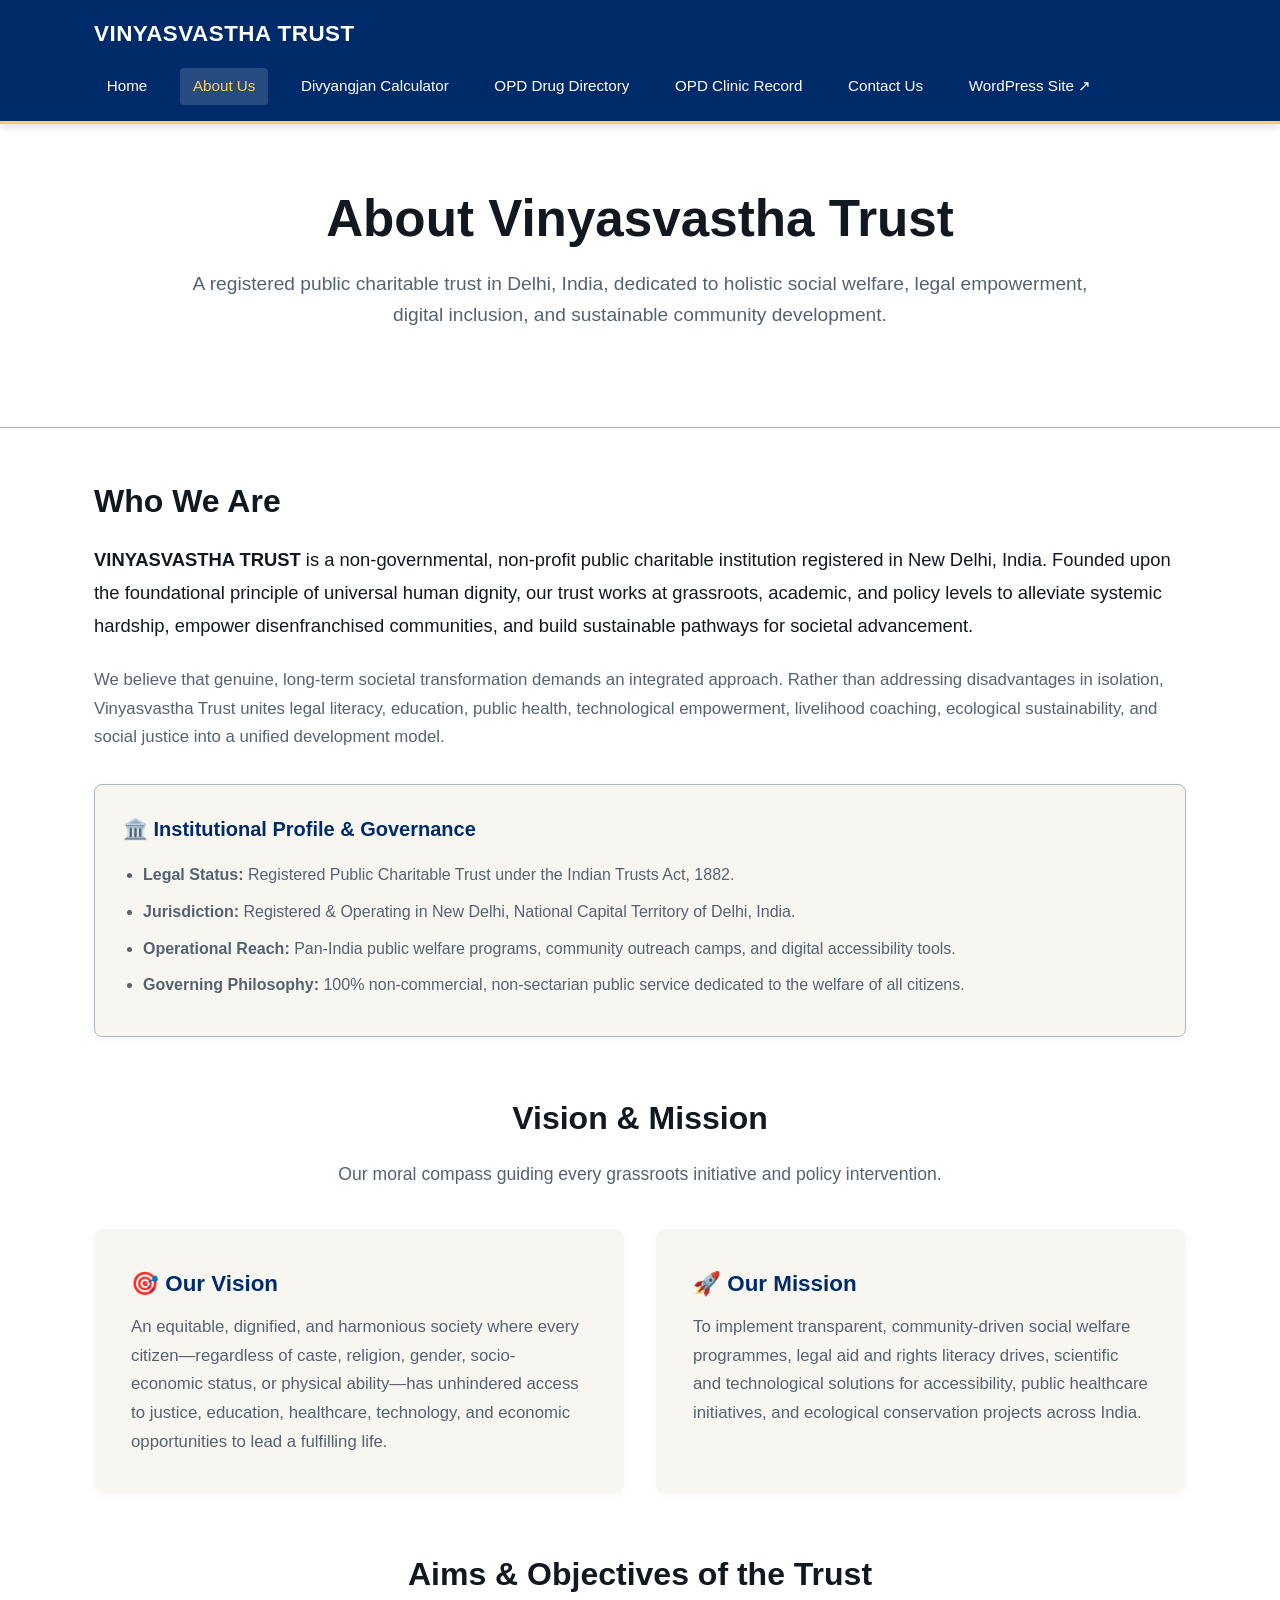
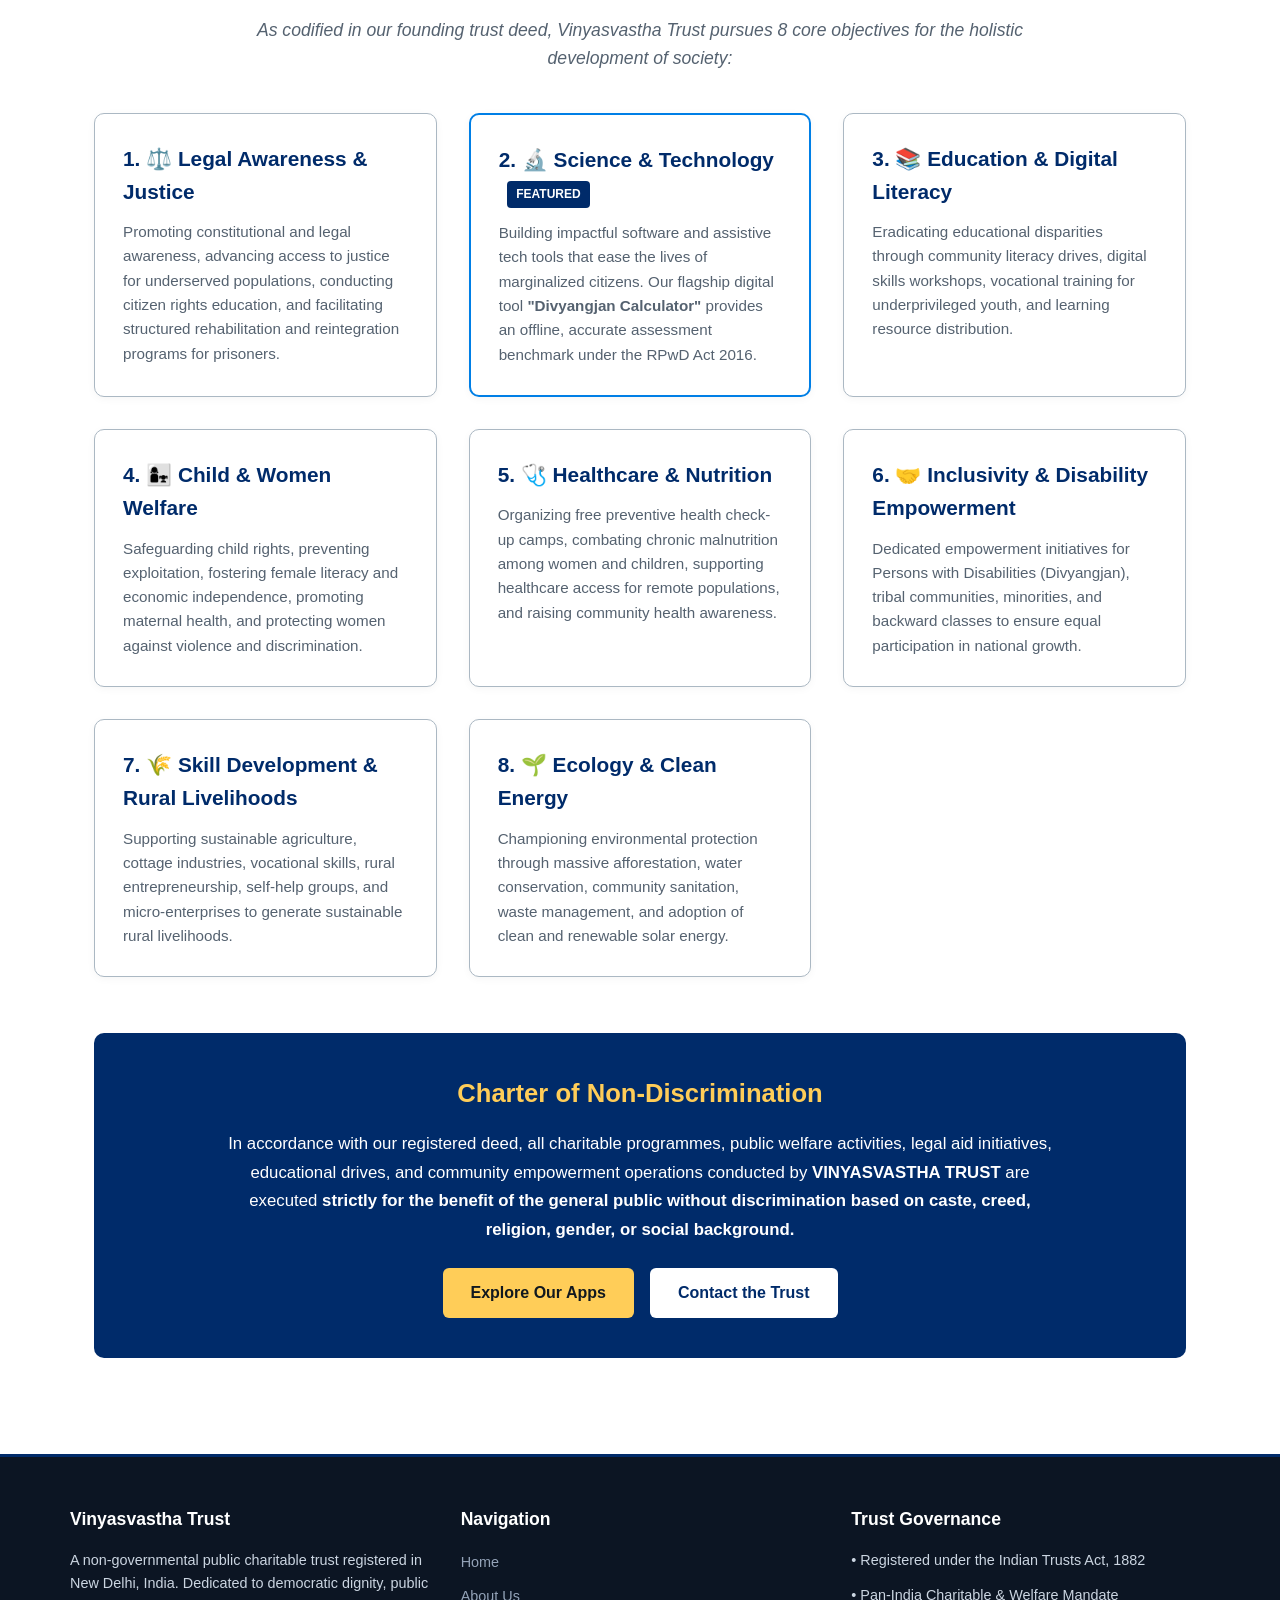
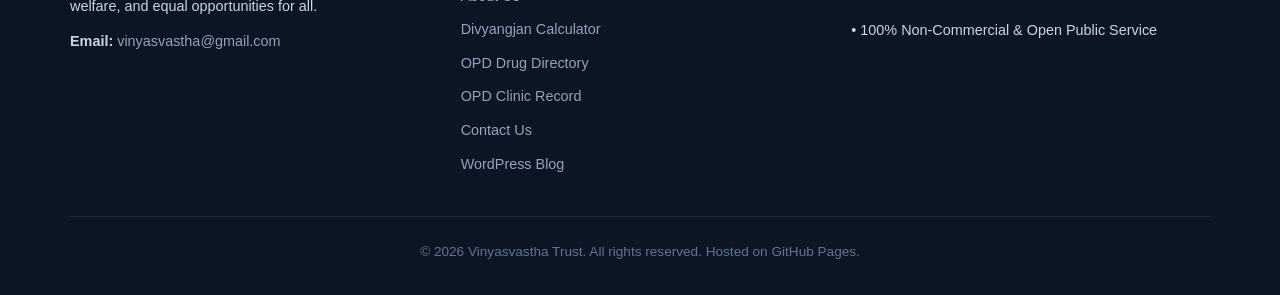
<file: about.html>
<!DOCTYPE html>
<html lang="en">
<head>
  <meta charset="UTF-8">
  <meta name="viewport" content="width=device-width, initial-scale=1.0">
  <title>About Us | Vinyasvastha Trust</title>
  <meta name="description" content="Learn about Vinyasvastha Trust - our institutional profile, founding charter, vision, mission, and codified aims and objectives across India.">
  <link rel="stylesheet" href="style.css">
  <link rel="icon" href="https://vinyasvastha.wordpress.com/wp-content/uploads/2026/10/divyangjan-logo.png" type="image/png">
</head>
<body>

  <!-- Top Navigation Header -->
  <header class="site-header">
    <div class="header-container">
      <div class="site-logo">
        <a href="index.html">Vinyasvastha Trust</a>
      </div>
      <nav class="site-nav">
        <a href="index.html">Home</a>
        <a href="about.html" class="active">About Us</a>
        <a href="divyangjan-calculator.html">Divyangjan Calculator</a>
        <a href="opd-drug-directory.html">OPD Drug Directory</a>
        <a href="opd-clinic-record.html">OPD Clinic Record</a>
        <a href="contact.html">Contact Us</a>
        <a href="https://vinyasvastha.wordpress.com" target="_blank" rel="noopener">WordPress Site ↗</a>
      </nav>
    </div>
  </header>

  <!-- Hero Section -->
  <section class="hero">
    <div class="hero-container">
      <h1>About Vinyasvastha Trust</h1>
      <p>A registered public charitable trust in Delhi, India, dedicated to holistic social welfare, legal empowerment, digital inclusion, and sustainable community development.</p>
    </div>
  </section>

  <!-- Main Content -->
  <main class="container">

    <!-- Who We Are -->
    <section style="margin-bottom: 3.5rem;">
      <h2 class="section-title" style="text-align: left;">Who We Are</h2>
      <p style="font-size: 1.15rem; line-height: 1.8; margin-bottom: 1.5rem;">
        <strong>VINYASVASTHA TRUST</strong> is a non-governmental, non-profit public charitable institution registered in New Delhi, India. Founded upon the foundational principle of universal human dignity, our trust works at grassroots, academic, and policy levels to alleviate systemic hardship, empower disenfranchised communities, and build sustainable pathways for societal advancement.
      </p>
      <p style="font-size: 1.05rem; line-height: 1.7; margin-bottom: 2rem; color: var(--color-text-muted);">
        We believe that genuine, long-term societal transformation demands an integrated approach. Rather than addressing disadvantages in isolation, Vinyasvastha Trust unites legal literacy, education, public health, technological empowerment, livelihood coaching, ecological sustainability, and social justice into a unified development model.
      </p>

      <!-- Institutional Profile Card -->
      <div class="card card-soft" style="border: 1px solid var(--color-border); border-radius: 8px;">
        <h3 style="font-size: 1.25rem; margin-bottom: 1rem;">🏛️ Institutional Profile &amp; Governance</h3>
        <ul style="font-size: 1rem; line-height: 1.8;">
          <li><strong>Legal Status:</strong> Registered Public Charitable Trust under the Indian Trusts Act, 1882.</li>
          <li><strong>Jurisdiction:</strong> Registered &amp; Operating in New Delhi, National Capital Territory of Delhi, India.</li>
          <li><strong>Operational Reach:</strong> Pan-India public welfare programs, community outreach camps, and digital accessibility tools.</li>
          <li><strong>Governing Philosophy:</strong> 100% non-commercial, non-sectarian public service dedicated to the welfare of all citizens.</li>
        </ul>
      </div>
    </section>

    <!-- Vision & Mission -->
    <section style="margin-bottom: 3.5rem;">
      <h2 class="section-title">Vision &amp; Mission</h2>
      <p class="section-subtitle">Our moral compass guiding every grassroots initiative and policy intervention.</p>

      <div class="grid-2">
        <div class="card card-soft" style="padding: 2.25rem;">
          <h3 style="font-size: 1.4rem;">🎯 Our Vision</h3>
          <p style="font-size: 1.05rem; line-height: 1.7;">
            An equitable, dignified, and harmonious society where every citizen—regardless of caste, religion, gender, socio-economic status, or physical ability—has unhindered access to justice, education, healthcare, technology, and economic opportunities to lead a fulfilling life.
          </p>
        </div>

        <div class="card card-soft" style="padding: 2.25rem;">
          <h3 style="font-size: 1.4rem;">🚀 Our Mission</h3>
          <p style="font-size: 1.05rem; line-height: 1.7;">
            To implement transparent, community-driven social welfare programmes, legal aid and rights literacy drives, scientific and technological solutions for accessibility, public healthcare initiatives, and ecological conservation projects across India.
          </p>
        </div>
      </div>
    </section>

    <!-- 8 Aims & Objectives -->
    <section style="margin-bottom: 3.5rem;">
      <h2 class="section-title">Aims &amp; Objectives of the Trust</h2>
      <p class="section-subtitle"><i>As codified in our founding trust deed, Vinyasvastha Trust pursues 8 core objectives for the holistic development of society:</i></p>

      <div class="grid-2">
        <div class="card">
          <h3>1. ⚖️ Legal Awareness &amp; Justice</h3>
          <p>Promoting constitutional and legal awareness, advancing access to justice for underserved populations, conducting citizen rights education, and facilitating structured rehabilitation and reintegration programs for prisoners.</p>
        </div>

        <div class="card" style="border: 2px solid var(--color-accent-blue);">
          <h3>2. 🔬 Science &amp; Technology <span class="badge">Featured</span></h3>
          <p>Building impactful software and assistive tech tools that ease the lives of marginalized citizens. Our flagship digital tool <strong>"Divyangjan Calculator"</strong> provides an offline, accurate assessment benchmark under the RPwD Act 2016.</p>
        </div>

        <div class="card">
          <h3>3. 📚 Education &amp; Digital Literacy</h3>
          <p>Eradicating educational disparities through community literacy drives, digital skills workshops, vocational training for underprivileged youth, and learning resource distribution.</p>
        </div>

        <div class="card">
          <h3>4. 👩‍👧 Child &amp; Women Welfare</h3>
          <p>Safeguarding child rights, preventing exploitation, fostering female literacy and economic independence, promoting maternal health, and protecting women against violence and discrimination.</p>
        </div>

        <div class="card">
          <h3>5. 🩺 Healthcare &amp; Nutrition</h3>
          <p>Organizing free preventive health check-up camps, combating chronic malnutrition among women and children, supporting healthcare access for remote populations, and raising community health awareness.</p>
        </div>

        <div class="card">
          <h3>6. 🤝 Inclusivity &amp; Disability Empowerment</h3>
          <p>Dedicated empowerment initiatives for Persons with Disabilities (Divyangjan), tribal communities, minorities, and backward classes to ensure equal participation in national growth.</p>
        </div>

        <div class="card">
          <h3>7. 🌾 Skill Development &amp; Rural Livelihoods</h3>
          <p>Supporting sustainable agriculture, cottage industries, vocational skills, rural entrepreneurship, self-help groups, and micro-enterprises to generate sustainable rural livelihoods.</p>
        </div>

        <div class="card">
          <h3>8. 🌱 Ecology &amp; Clean Energy</h3>
          <p>Championing environmental protection through massive afforestation, water conservation, community sanitation, waste management, and adoption of clean and renewable solar energy.</p>
        </div>
      </div>
    </section>

    <!-- Charter of Non-Discrimination -->
    <div class="banner-navy">
      <h3>Charter of Non-Discrimination</h3>
      <p>
        In accordance with our registered deed, all charitable programmes, public welfare activities, legal aid initiatives, educational drives, and community empowerment operations conducted by <strong>VINYASVASTHA TRUST</strong> are executed <strong>strictly for the benefit of the general public without discrimination based on caste, creed, religion, gender, or social background.</strong>
      </p>
      <div class="btn-group">
        <a href="index.html#apps" class="btn btn-accent">Explore Our Apps</a>
        <a href="contact.html" class="btn btn-primary" style="background:#ffffff; color:var(--color-primary);">Contact the Trust</a>
      </div>
    </div>

  </main>

  <!-- Site Footer -->
  <footer class="site-footer">
    <div class="footer-container">
      <div class="footer-col">
        <h4>Vinyasvastha Trust</h4>
        <p>A non-governmental public charitable trust registered in New Delhi, India. Dedicated to democratic dignity, public welfare, and equal opportunities for all.</p>
        <p><strong>Email:</strong> <a href="mailto:vinyasvastha@gmail.com">vinyasvastha@gmail.com</a></p>
      </div>
      <div class="footer-col">
        <h4>Navigation</h4>
        <ul>
          <li><a href="index.html">Home</a></li>
          <li><a href="about.html">About Us</a></li>
          <li><a href="divyangjan-calculator.html">Divyangjan Calculator</a></li>
          <li><a href="opd-drug-directory.html">OPD Drug Directory</a></li>
          <li><a href="opd-clinic-record.html">OPD Clinic Record</a></li>
          <li><a href="contact.html">Contact Us</a></li>
          <li><a href="https://vinyasvastha.wordpress.com" target="_blank" rel="noopener">WordPress Blog</a></li>
        </ul>
      </div>
      <div class="footer-col">
        <h4>Trust Governance</h4>
        <p>• Registered under the Indian Trusts Act, 1882</p>
        <p>• Pan-India Charitable &amp; Welfare Mandate</p>
        <p>• 100% Non-Commercial &amp; Open Public Service</p>
      </div>
    </div>
    <div class="footer-bottom">
      <p>&copy; 2026 Vinyasvastha Trust. All rights reserved. Hosted on GitHub Pages.</p>
    </div>
  </footer>

</body>
</html>
</file>
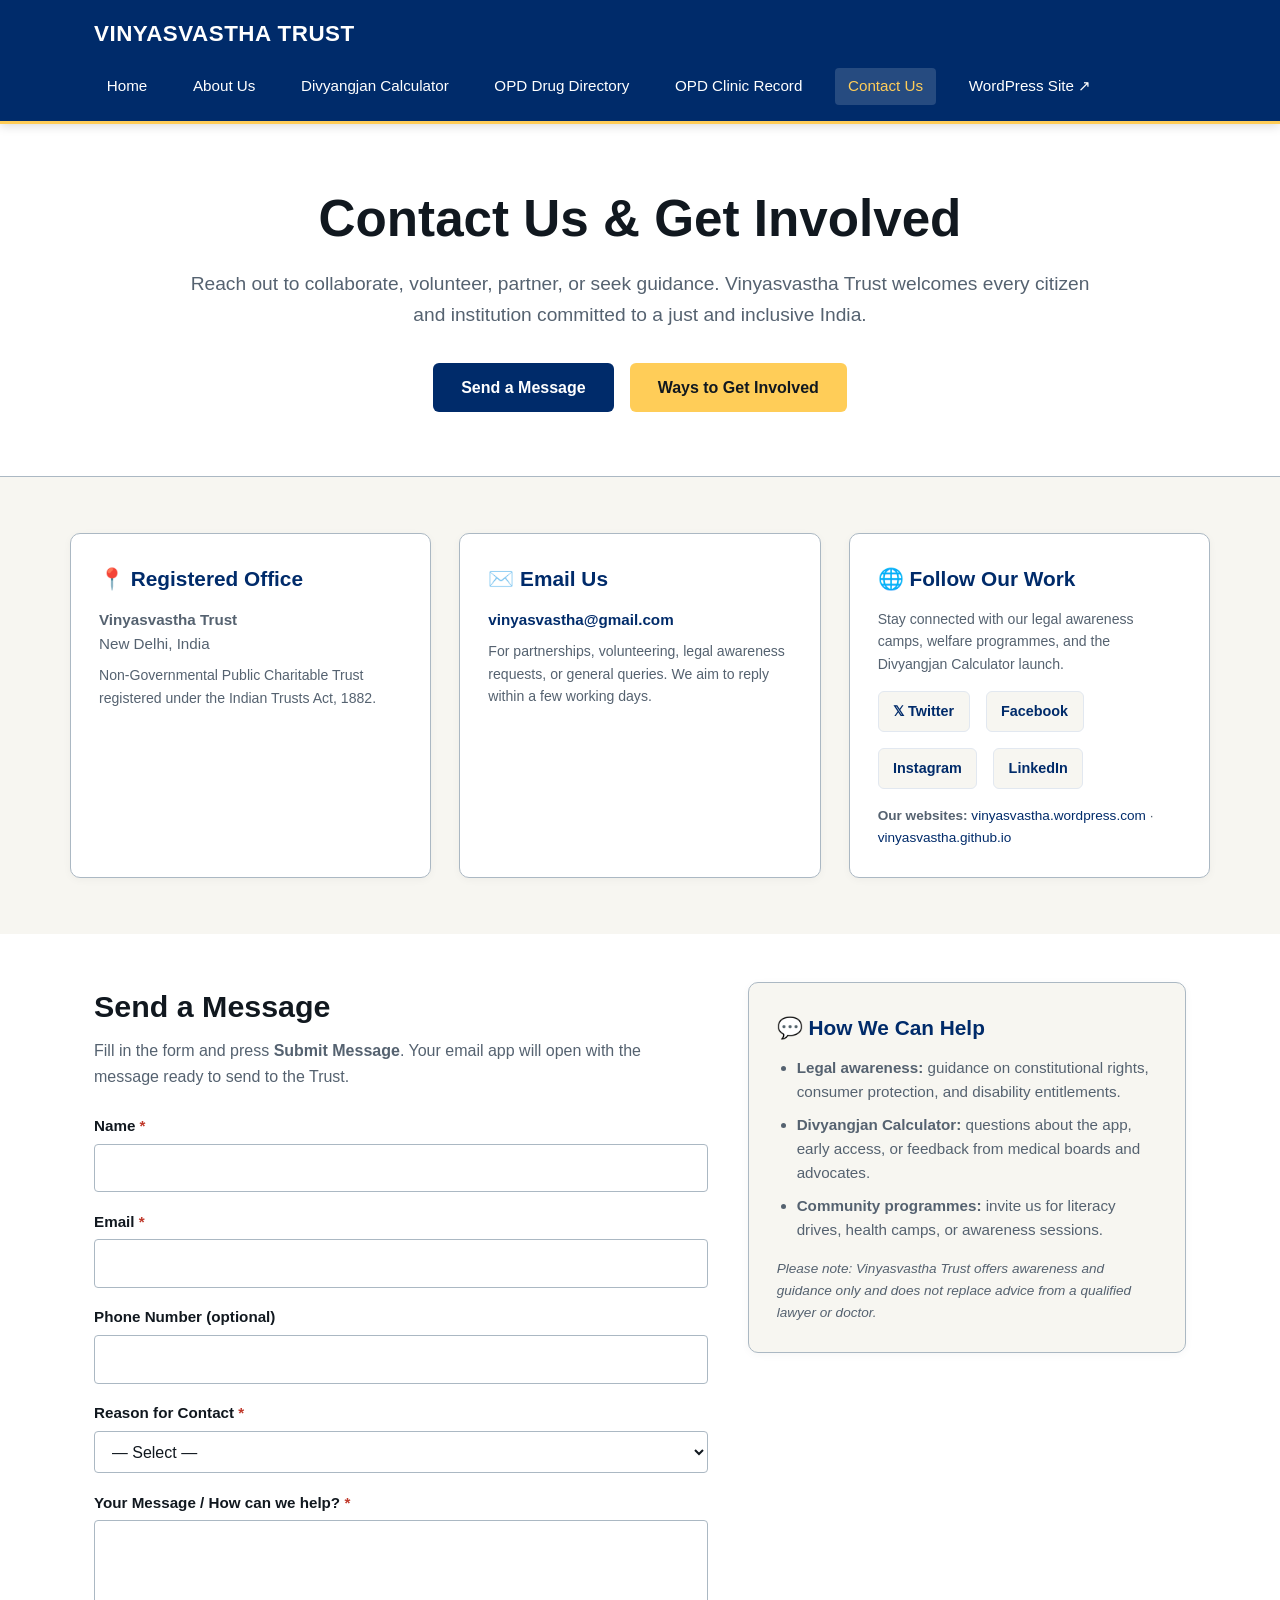
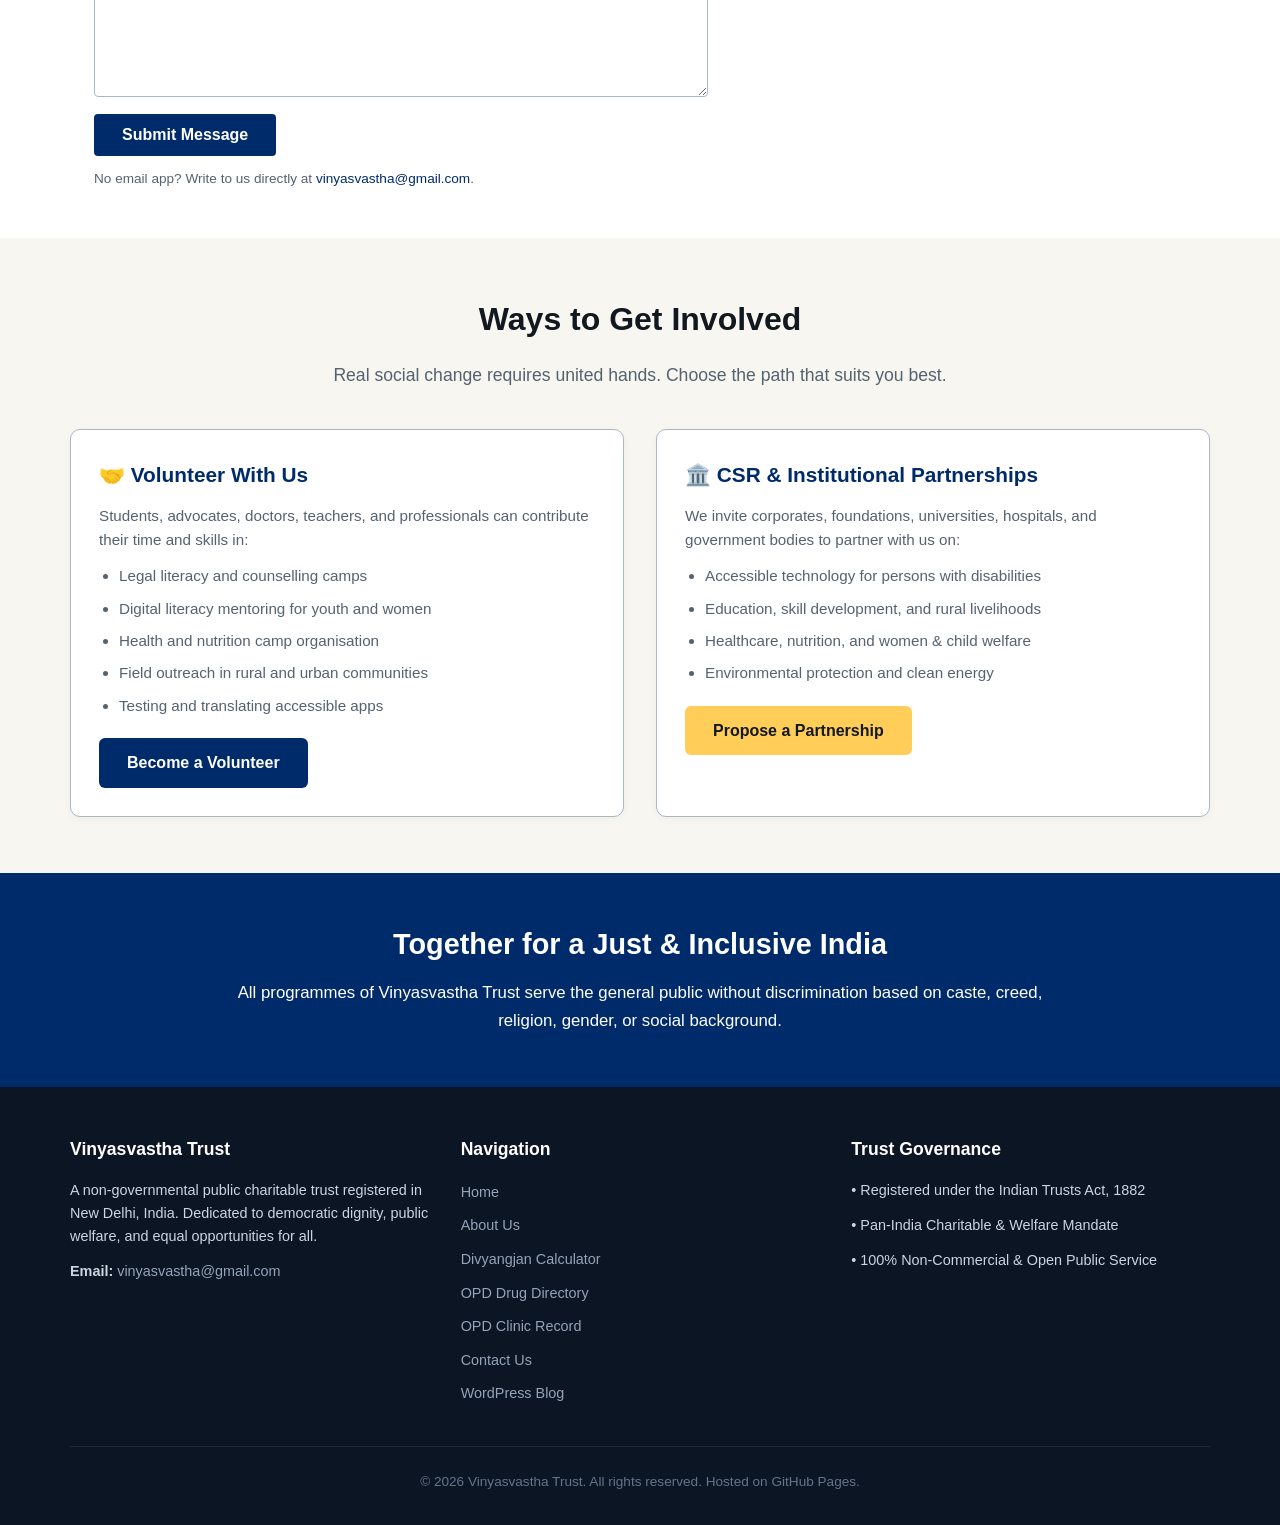
<file: contact.html>
<!DOCTYPE html>
<html lang="en">
<head>
  <meta charset="UTF-8">
  <meta name="viewport" content="width=device-width, initial-scale=1.0">
  <title>Contact Us &amp; Get Involved | Vinyasvastha Trust</title>
  <meta name="description" content="Contact Vinyasvastha Trust, New Delhi, to volunteer, propose a CSR or institutional partnership, or seek legal awareness guidance.">
  <link rel="stylesheet" href="style.css">
  <link rel="icon" href="https://vinyasvastha.wordpress.com/wp-content/uploads/2026/10/divyangjan-logo.png" type="image/png">
</head>
<body>

  <!-- Top Navigation Header -->
  <header class="site-header">
    <div class="header-container">
      <div class="site-logo">
        <a href="index.html">Vinyasvastha Trust</a>
      </div>
      <nav class="site-nav">
        <a href="index.html">Home</a>
        <a href="about.html">About Us</a>
        <a href="divyangjan-calculator.html">Divyangjan Calculator</a>
        <a href="opd-drug-directory.html">OPD Drug Directory</a>
        <a href="opd-clinic-record.html">OPD Clinic Record</a>
        <a href="contact.html" class="active">Contact Us</a>
        <a href="https://vinyasvastha.wordpress.com" target="_blank" rel="noopener">WordPress Site ↗</a>
      </nav>
    </div>
  </header>

  <!-- Hero Section -->
  <section class="hero">
    <div class="hero-container">
      <h1>Contact Us &amp; Get Involved</h1>
      <p>Reach out to collaborate, volunteer, partner, or seek guidance. Vinyasvastha Trust welcomes every citizen and institution committed to a just and inclusive India.</p>
      <div class="btn-group">
        <a href="#message" class="btn btn-primary">Send a Message</a>
        <a href="#get-involved" class="btn btn-accent">Ways to Get Involved</a>
      </div>
    </div>
  </section>

  <!-- Contact Info Cards -->
  <section class="section-soft">
    <div class="grid-3" style="margin-bottom: 0;">
      <div class="card">
        <h3>📍 Registered Office</h3>
        <p><strong>Vinyasvastha Trust</strong><br>New Delhi, India</p>
        <p style="font-size: 0.88rem; margin-top: 0.5rem;">Non-Governmental Public Charitable Trust registered under the Indian Trusts Act, 1882.</p>
      </div>

      <div class="card">
        <h3>✉️ Email Us</h3>
        <p><a href="mailto:vinyasvastha@gmail.com"><strong>vinyasvastha@gmail.com</strong></a></p>
        <p style="font-size: 0.88rem; margin-top: 0.5rem;">For partnerships, volunteering, legal awareness requests, or general queries. We aim to reply within a few working days.</p>
      </div>

      <div class="card">
        <h3>🌐 Follow Our Work</h3>
        <p style="font-size: 0.88rem;">Stay connected with our legal awareness camps, welfare programmes, and the Divyangjan Calculator launch.</p>
        <div class="social-links">
          <a href="https://x.com/" target="_blank" rel="noopener" class="social-link">𝕏 Twitter</a>
          <a href="https://www.facebook.com/vinyas.trust/" target="_blank" rel="noopener" class="social-link">Facebook</a>
          <a href="https://www.instagram.com/" target="_blank" rel="noopener" class="social-link">Instagram</a>
          <a href="https://www.linkedin.com/in/vinyasvastha-929b83435/" target="_blank" rel="noopener" class="social-link">LinkedIn</a>
        </div>
        <p style="font-size: 0.85rem;"><strong>Our websites:</strong> <a href="https://vinyasvastha.wordpress.com" target="_blank" rel="noopener">vinyasvastha.wordpress.com</a> · <a href="https://vinyasvastha.github.io">vinyasvastha.github.io</a></p>
      </div>
    </div>
  </section>

  <!-- Main Content -->
  <main class="container">

    <!-- Message Form + Help Box -->
    <div class="contact-layout">
      <div>
        <h2 id="message" style="font-size: 1.9rem; margin-bottom: 0.5rem;">Send a Message</h2>
        <p style="color: var(--color-text-muted); margin-bottom: 1.5rem;">Fill in the form and press <strong>Submit Message</strong>. Your email app will open with the message ready to send to the Trust.</p>

        <form id="contact-form" class="contact-form">
          <label for="cf-name">Name <span class="req">*</span></label>
          <input type="text" id="cf-name" name="name" required autocomplete="name">

          <label for="cf-email">Email <span class="req">*</span></label>
          <input type="email" id="cf-email" name="email" required autocomplete="email">

          <label for="cf-phone">Phone Number (optional)</label>
          <input type="tel" id="cf-phone" name="phone" autocomplete="tel">

          <label for="cf-reason">Reason for Contact <span class="req">*</span></label>
          <select id="cf-reason" name="reason" required>
            <option value="">— Select —</option>
            <option>Volunteer Inquiry</option>
            <option>CSR / Institutional Partnership</option>
            <option>Legal Awareness / Assistance</option>
            <option>Divyangjan Calculator</option>
            <option>General Query</option>
          </select>

          <label for="cf-message">Your Message / How can we help? <span class="req">*</span></label>
          <textarea id="cf-message" name="message" rows="6" required></textarea>

          <button type="submit" class="btn btn-primary">Submit Message</button>
          <p class="form-note">No email app? Write to us directly at <a href="mailto:vinyasvastha@gmail.com">vinyasvastha@gmail.com</a>.</p>
        </form>
      </div>

      <div class="card card-soft" style="border: 1px solid var(--color-border); align-self: start;">
        <h3>💬 How We Can Help</h3>
        <ul>
          <li><strong>Legal awareness:</strong> guidance on constitutional rights, consumer protection, and disability entitlements.</li>
          <li><strong>Divyangjan Calculator:</strong> questions about the app, early access, or feedback from medical boards and advocates.</li>
          <li><strong>Community programmes:</strong> invite us for literacy drives, health camps, or awareness sessions.</li>
        </ul>
        <p style="font-size: 0.85rem; margin-top: 1rem;"><em>Please note: Vinyasvastha Trust offers awareness and guidance only and does not replace advice from a qualified lawyer or doctor.</em></p>
      </div>
    </div>

  </main>

  <!-- Ways to Get Involved -->
  <section class="section-soft" id="get-involved">
    <h2 class="section-title">Ways to Get Involved</h2>
    <p class="section-subtitle">Real social change requires united hands. Choose the path that suits you best.</p>

    <div class="grid-2" style="margin-bottom: 0;">
      <div class="card">
        <h3>🤝 Volunteer With Us</h3>
        <p>Students, advocates, doctors, teachers, and professionals can contribute their time and skills in:</p>
        <ul>
          <li>Legal literacy and counselling camps</li>
          <li>Digital literacy mentoring for youth and women</li>
          <li>Health and nutrition camp organisation</li>
          <li>Field outreach in rural and urban communities</li>
          <li>Testing and translating accessible apps</li>
        </ul>
        <a href="#message" class="btn btn-primary" data-reason="Volunteer Inquiry" style="margin-top: 0.75rem;">Become a Volunteer</a>
      </div>

      <div class="card">
        <h3>🏛️ CSR &amp; Institutional Partnerships</h3>
        <p>We invite corporates, foundations, universities, hospitals, and government bodies to partner with us on:</p>
        <ul>
          <li>Accessible technology for persons with disabilities</li>
          <li>Education, skill development, and rural livelihoods</li>
          <li>Healthcare, nutrition, and women &amp; child welfare</li>
          <li>Environmental protection and clean energy</li>
        </ul>
        <a href="#message" class="btn btn-accent" data-reason="CSR / Institutional Partnership" style="margin-top: 0.75rem;">Propose a Partnership</a>
      </div>
    </div>
  </section>

  <!-- Closing Banner -->
  <section class="banner-full">
    <h2>Together for a Just &amp; Inclusive India</h2>
    <p>All programmes of Vinyasvastha Trust serve the general public without discrimination based on caste, creed, religion, gender, or social background.</p>
  </section>

  <!-- Site Footer -->
  <footer class="site-footer">
    <div class="footer-container">
      <div class="footer-col">
        <h4>Vinyasvastha Trust</h4>
        <p>A non-governmental public charitable trust registered in New Delhi, India. Dedicated to democratic dignity, public welfare, and equal opportunities for all.</p>
        <p><strong>Email:</strong> <a href="mailto:vinyasvastha@gmail.com">vinyasvastha@gmail.com</a></p>
      </div>
      <div class="footer-col">
        <h4>Navigation</h4>
        <ul>
          <li><a href="index.html">Home</a></li>
          <li><a href="about.html">About Us</a></li>
          <li><a href="divyangjan-calculator.html">Divyangjan Calculator</a></li>
          <li><a href="opd-drug-directory.html">OPD Drug Directory</a></li>
          <li><a href="opd-clinic-record.html">OPD Clinic Record</a></li>
          <li><a href="contact.html">Contact Us</a></li>
          <li><a href="https://vinyasvastha.wordpress.com" target="_blank" rel="noopener">WordPress Blog</a></li>
        </ul>
      </div>
      <div class="footer-col">
        <h4>Trust Governance</h4>
        <p>• Registered under the Indian Trusts Act, 1882</p>
        <p>• Pan-India Charitable &amp; Welfare Mandate</p>
        <p>• 100% Non-Commercial &amp; Open Public Service</p>
      </div>
    </div>
    <div class="footer-bottom">
      <p>&copy; 2026 Vinyasvastha Trust. All rights reserved. Hosted on GitHub Pages.</p>
    </div>
  </footer>

  <script>
    // Static site: the form opens the visitor's email app with the message pre-filled.
    document.getElementById('contact-form').addEventListener('submit', function (e) {
      e.preventDefault();
      var f = e.target;
      var body =
        'Name: ' + f.name.value + '\n' +
        'Email: ' + f.email.value + '\n' +
        'Phone: ' + (f.phone.value || '-') + '\n' +
        'Reason: ' + f.reason.value + '\n\n' +
        f.message.value;
      window.location.href = 'mailto:vinyasvastha@gmail.com' +
        '?subject=' + encodeURIComponent('Website Inquiry: ' + f.reason.value) +
        '&body=' + encodeURIComponent(body);
    });

    // "Become a Volunteer" / "Propose a Partnership" pre-select the matching reason.
    document.querySelectorAll('[data-reason]').forEach(function (btn) {
      btn.addEventListener('click', function () {
        document.getElementById('cf-reason').value = btn.getAttribute('data-reason');
      });
    });
  </script>

</body>
</html>
</file>
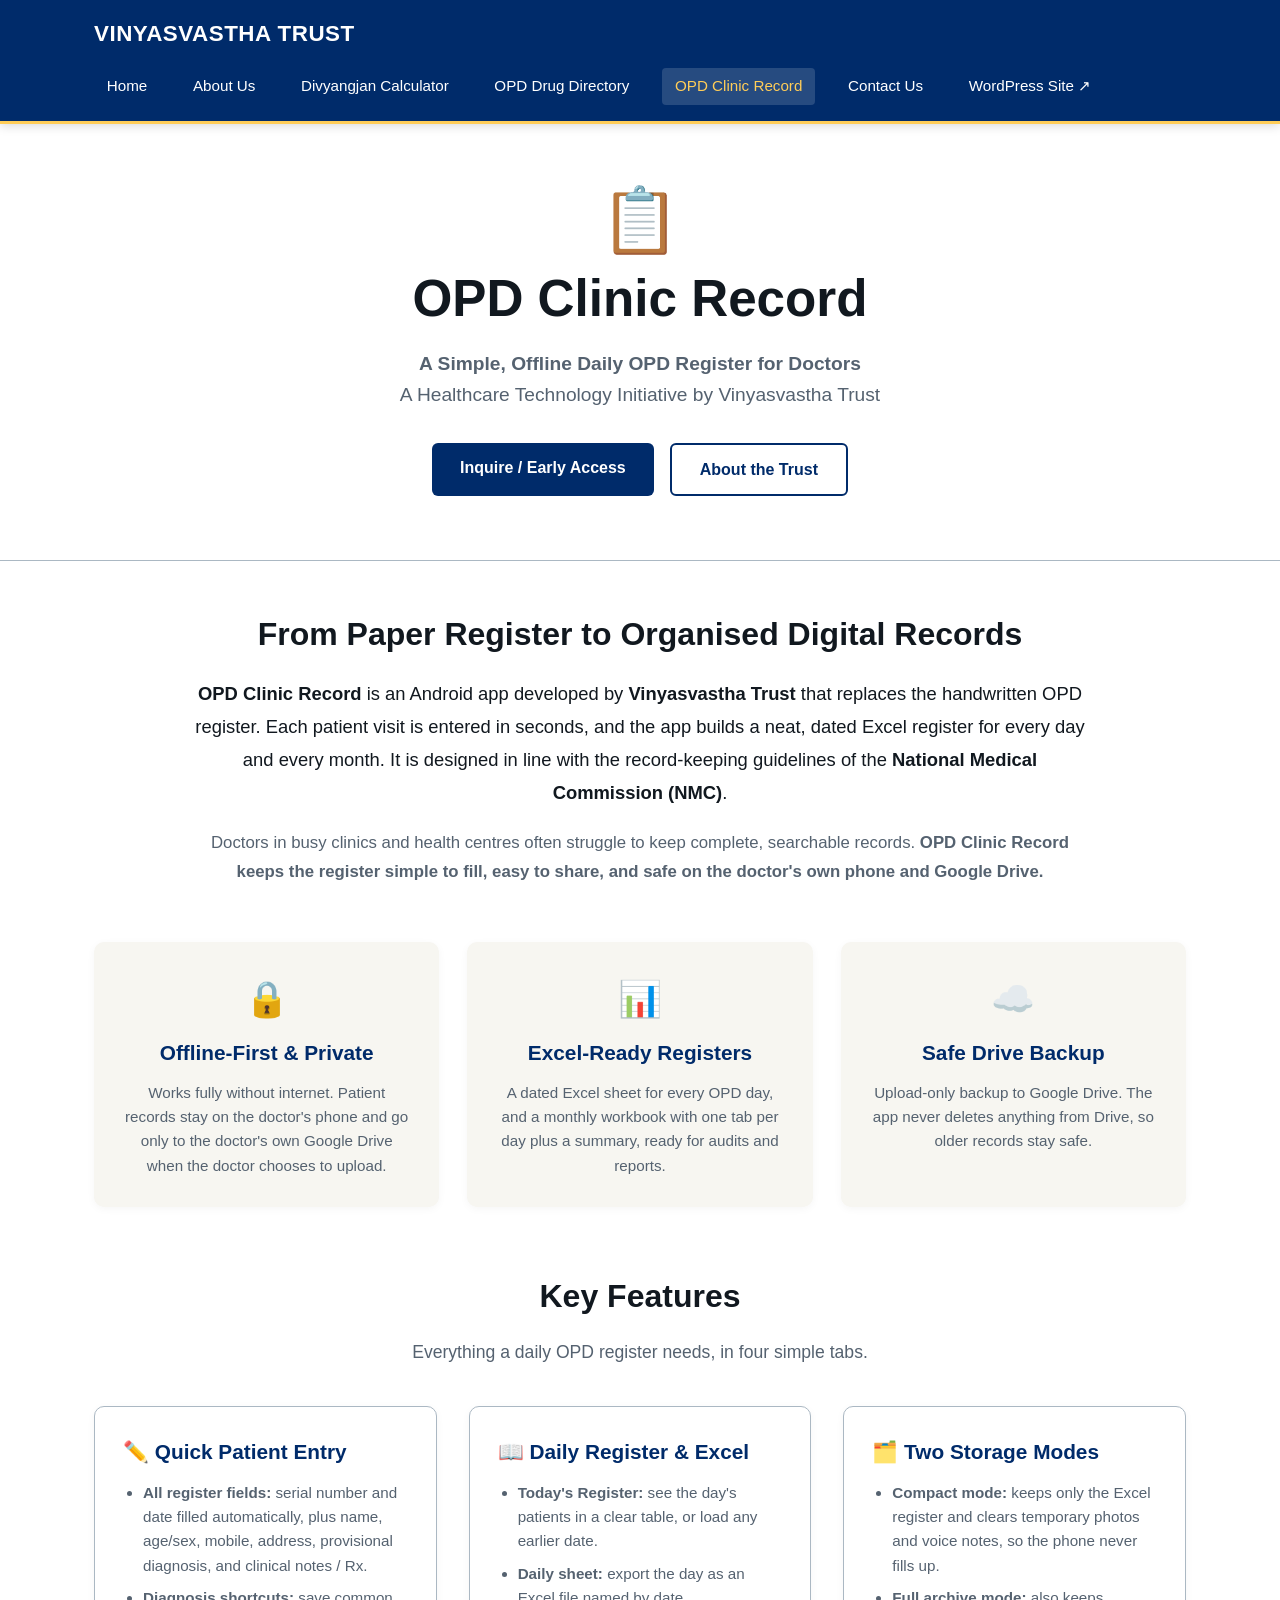
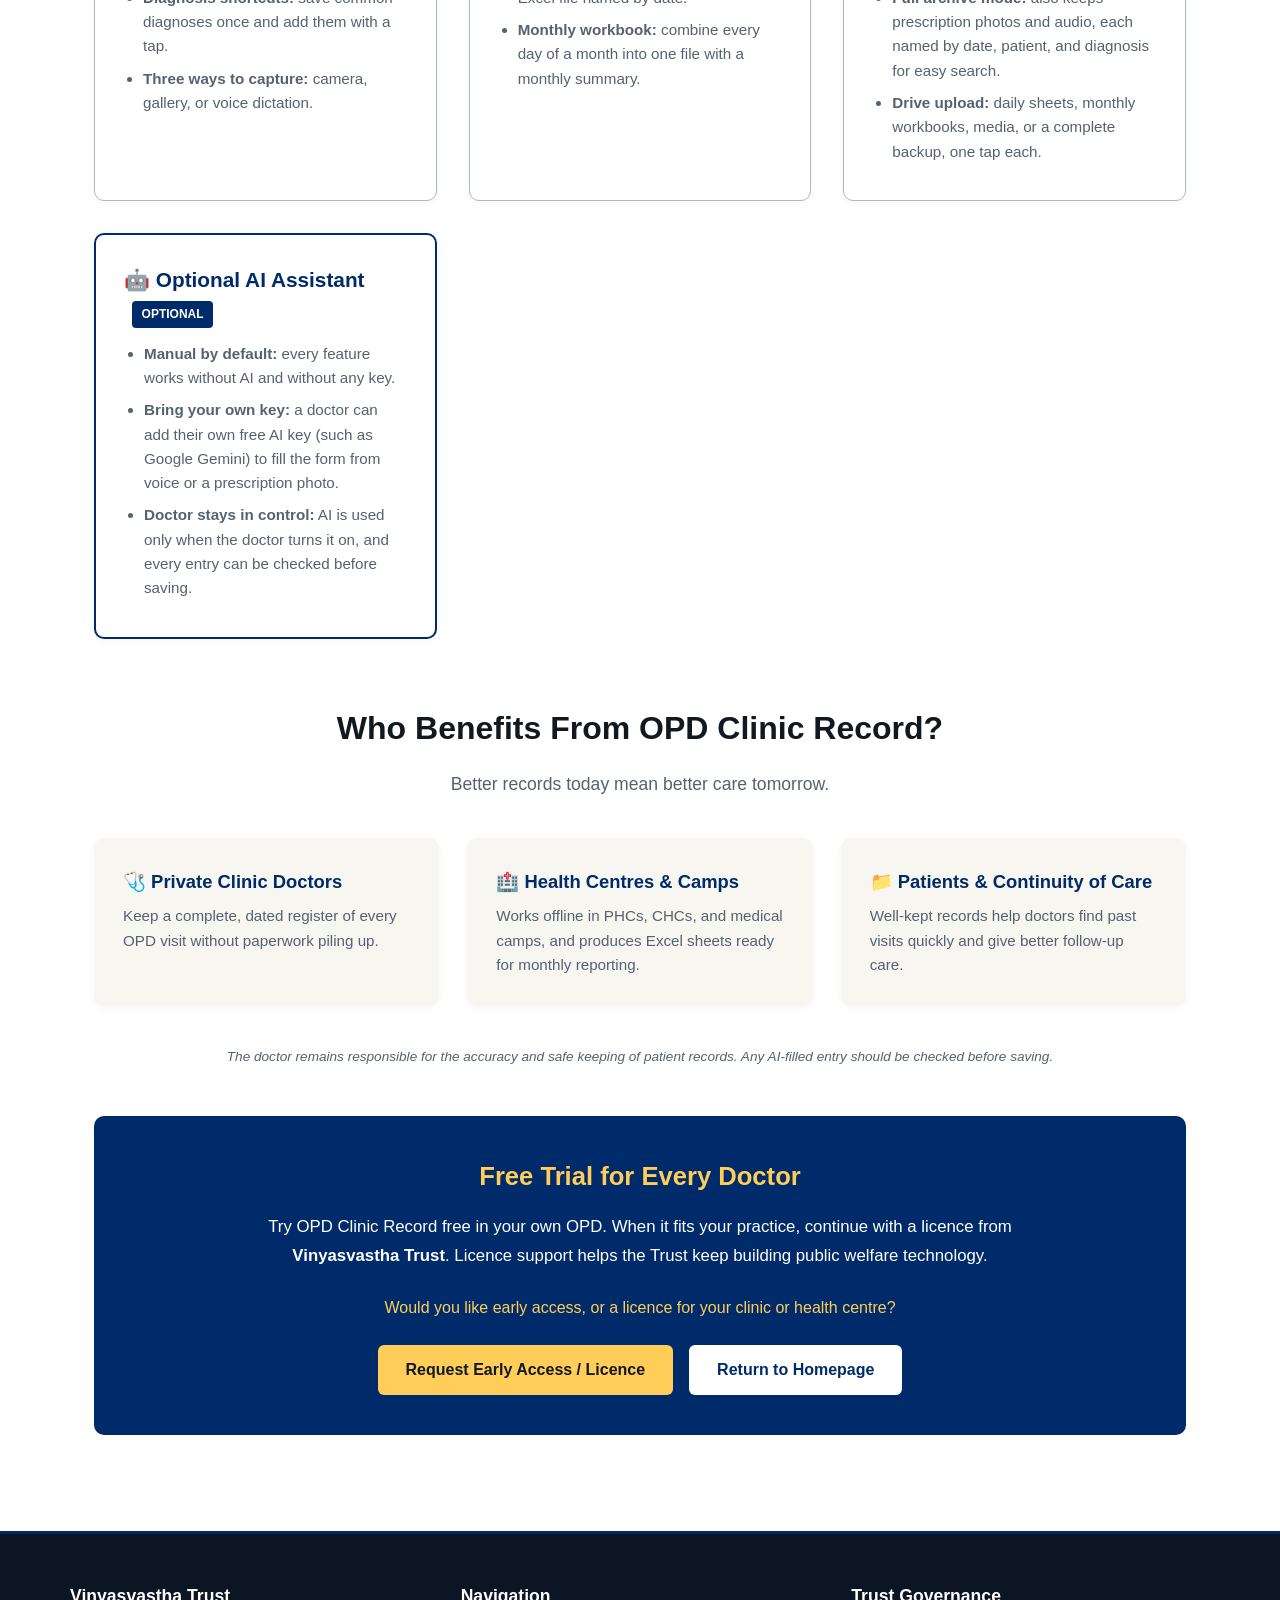
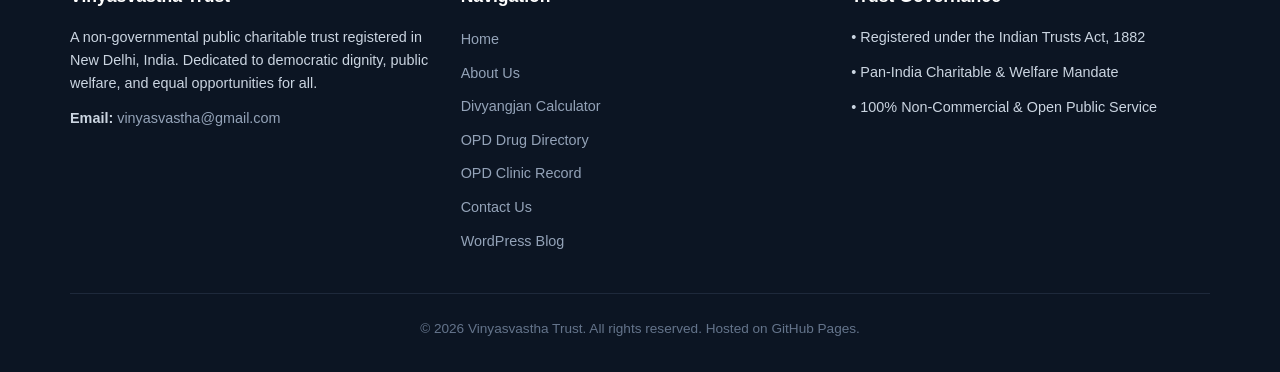
<file: opd-clinic-record.html>
<!DOCTYPE html>
<html lang="en">
<head>
  <meta charset="UTF-8">
  <meta name="viewport" content="width=device-width, initial-scale=1.0">
  <title>OPD Clinic Record | Vinyasvastha Trust</title>
  <meta name="description" content="OPD Clinic Record - an offline Android OPD register by Vinyasvastha Trust. Quick patient entry, daily and monthly Excel registers, and safe Google Drive backup.">
  <link rel="stylesheet" href="style.css">
  <link rel="icon" href="https://vinyasvastha.wordpress.com/wp-content/uploads/2026/10/divyangjan-logo.png" type="image/png">
</head>
<body>

  <!-- Top Navigation Header -->
  <header class="site-header">
    <div class="header-container">
      <div class="site-logo">
        <a href="index.html">Vinyasvastha Trust</a>
      </div>
      <nav class="site-nav">
        <a href="index.html">Home</a>
        <a href="about.html">About Us</a>
        <a href="divyangjan-calculator.html">Divyangjan Calculator</a>
        <a href="opd-drug-directory.html">OPD Drug Directory</a>
        <a href="opd-clinic-record.html" class="active">OPD Clinic Record</a>
        <a href="contact.html">Contact Us</a>
        <a href="https://vinyasvastha.wordpress.com" target="_blank" rel="noopener">WordPress Site ↗</a>
      </nav>
    </div>
  </header>

  <!-- Hero Section -->
  <section class="hero">
    <div class="hero-container">
      <div style="font-size: 4rem; line-height: 1; margin-bottom: 1rem;">📋</div>
      <h1>OPD Clinic Record</h1>
      <p>
        <strong>A Simple, Offline Daily OPD Register for Doctors</strong><br>
        A Healthcare Technology Initiative by Vinyasvastha Trust
      </p>
      <div class="btn-group">
        <a href="contact.html#message" class="btn btn-primary">Inquire / Early Access</a>
        <a href="about.html" class="btn btn-outline">About the Trust</a>
      </div>
    </div>
  </section>

  <!-- Main Content -->
  <main class="container">

    <!-- Mission Overview -->
    <section style="text-align: center; max-width: 900px; margin: 0 auto 3.5rem auto;">
      <h2 class="section-title">From Paper Register to Organised Digital Records</h2>
      <p style="font-size: 1.15rem; line-height: 1.8; margin-bottom: 1.25rem; color: var(--color-text-contrast);">
        <strong>OPD Clinic Record</strong> is an Android app developed by <strong>Vinyasvastha Trust</strong> that replaces the handwritten OPD register. Each patient visit is entered in seconds, and the app builds a neat, dated Excel register for every day and every month. It is designed in line with the record-keeping guidelines of the <strong>National Medical Commission (NMC)</strong>.
      </p>
      <p style="font-size: 1.05rem; line-height: 1.7; color: var(--color-text-muted);">
        Doctors in busy clinics and health centres often struggle to keep complete, searchable records. <strong>OPD Clinic Record keeps the register simple to fill, easy to share, and safe on the doctor's own phone and Google Drive.</strong>
      </p>
    </section>

    <!-- Key Highlight Pillars -->
    <div class="grid-3" style="margin-bottom: 4rem;">
      <div class="card card-soft" style="text-align: center;">
        <div style="font-size: 2.2rem; margin-bottom: 0.5rem;">🔒</div>
        <h3>Offline-First &amp; Private</h3>
        <p>Works fully without internet. Patient records stay on the doctor's phone and go only to the doctor's own Google Drive when the doctor chooses to upload.</p>
      </div>

      <div class="card card-soft" style="text-align: center;">
        <div style="font-size: 2.2rem; margin-bottom: 0.5rem;">📊</div>
        <h3>Excel-Ready Registers</h3>
        <p>A dated Excel sheet for every OPD day, and a monthly workbook with one tab per day plus a summary, ready for audits and reports.</p>
      </div>

      <div class="card card-soft" style="text-align: center;">
        <div style="font-size: 2.2rem; margin-bottom: 0.5rem;">☁️</div>
        <h3>Safe Drive Backup</h3>
        <p>Upload-only backup to Google Drive. The app never deletes anything from Drive, so older records stay safe.</p>
      </div>
    </div>

    <!-- Features Grid -->
    <section style="margin-bottom: 4rem;">
      <h2 class="section-title">Key Features</h2>
      <p class="section-subtitle">Everything a daily OPD register needs, in four simple tabs.</p>

      <div class="grid-2">
        <div class="card">
          <h3>✏️ Quick Patient Entry</h3>
          <ul>
            <li><strong>All register fields:</strong> serial number and date filled automatically, plus name, age/sex, mobile, address, provisional diagnosis, and clinical notes / Rx.</li>
            <li><strong>Diagnosis shortcuts:</strong> save common diagnoses once and add them with a tap.</li>
            <li><strong>Three ways to capture:</strong> camera, gallery, or voice dictation.</li>
          </ul>
        </div>

        <div class="card">
          <h3>📖 Daily Register &amp; Excel</h3>
          <ul>
            <li><strong>Today's Register:</strong> see the day's patients in a clear table, or load any earlier date.</li>
            <li><strong>Daily sheet:</strong> export the day as an Excel file named by date.</li>
            <li><strong>Monthly workbook:</strong> combine every day of a month into one file with a monthly summary.</li>
          </ul>
        </div>

        <div class="card">
          <h3>🗂️ Two Storage Modes</h3>
          <ul>
            <li><strong>Compact mode:</strong> keeps only the Excel register and clears temporary photos and voice notes, so the phone never fills up.</li>
            <li><strong>Full archive mode:</strong> also keeps prescription photos and audio, each named by date, patient, and diagnosis for easy search.</li>
            <li><strong>Drive upload:</strong> daily sheets, monthly workbooks, media, or a complete backup, one tap each.</li>
          </ul>
        </div>

        <div class="card" style="border: 2px solid var(--color-primary);">
          <h3>🤖 Optional AI Assistant <span class="badge">Optional</span></h3>
          <ul>
            <li><strong>Manual by default:</strong> every feature works without AI and without any key.</li>
            <li><strong>Bring your own key:</strong> a doctor can add their own free AI key (such as Google Gemini) to fill the form from voice or a prescription photo.</li>
            <li><strong>Doctor stays in control:</strong> AI is used only when the doctor turns it on, and every entry can be checked before saving.</li>
          </ul>
        </div>
      </div>
    </section>

    <!-- Who Benefits -->
    <section style="margin-bottom: 2rem;">
      <h2 class="section-title">Who Benefits From OPD Clinic Record?</h2>
      <p class="section-subtitle">Better records today mean better care tomorrow.</p>

      <div class="grid-3">
        <div class="card card-soft">
          <h4 style="font-size: 1.15rem; color: var(--color-primary); margin-bottom: 0.5rem;">🩺 Private Clinic Doctors</h4>
          <p>Keep a complete, dated register of every OPD visit without paperwork piling up.</p>
        </div>

        <div class="card card-soft">
          <h4 style="font-size: 1.15rem; color: var(--color-primary); margin-bottom: 0.5rem;">🏥 Health Centres &amp; Camps</h4>
          <p>Works offline in PHCs, CHCs, and medical camps, and produces Excel sheets ready for monthly reporting.</p>
        </div>

        <div class="card card-soft">
          <h4 style="font-size: 1.15rem; color: var(--color-primary); margin-bottom: 0.5rem;">📁 Patients &amp; Continuity of Care</h4>
          <p>Well-kept records help doctors find past visits quickly and give better follow-up care.</p>
        </div>
      </div>
      <p style="text-align: center; font-size: 0.85rem; color: var(--color-text-muted); font-style: italic;">The doctor remains responsible for the accuracy and safe keeping of patient records. Any AI-filled entry should be checked before saving.</p>
    </section>

    <!-- Free Trial Banner -->
    <div class="banner-navy">
      <h3>Free Trial for Every Doctor</h3>
      <p>
        Try OPD Clinic Record free in your own OPD. When it fits your practice, continue with a licence from <strong>Vinyasvastha Trust</strong>. Licence support helps the Trust keep building public welfare technology.
      </p>
      <p style="font-size: 1rem; color: var(--color-accent-gold); margin-bottom: 1.5rem;">
        Would you like early access, or a licence for your clinic or health centre?
      </p>
      <div class="btn-group">
        <a href="contact.html#message" class="btn btn-accent">Request Early Access / Licence</a>
        <a href="index.html" class="btn btn-primary" style="background:#ffffff; color:var(--color-primary);">Return to Homepage</a>
      </div>
    </div>

  </main>

  <!-- Site Footer -->
  <footer class="site-footer">
    <div class="footer-container">
      <div class="footer-col">
        <h4>Vinyasvastha Trust</h4>
        <p>A non-governmental public charitable trust registered in New Delhi, India. Dedicated to democratic dignity, public welfare, and equal opportunities for all.</p>
        <p><strong>Email:</strong> <a href="mailto:vinyasvastha@gmail.com">vinyasvastha@gmail.com</a></p>
      </div>
      <div class="footer-col">
        <h4>Navigation</h4>
        <ul>
          <li><a href="index.html">Home</a></li>
          <li><a href="about.html">About Us</a></li>
          <li><a href="divyangjan-calculator.html">Divyangjan Calculator</a></li>
          <li><a href="opd-drug-directory.html">OPD Drug Directory</a></li>
          <li><a href="opd-clinic-record.html">OPD Clinic Record</a></li>
          <li><a href="contact.html">Contact Us</a></li>
          <li><a href="https://vinyasvastha.wordpress.com" target="_blank" rel="noopener">WordPress Blog</a></li>
        </ul>
      </div>
      <div class="footer-col">
        <h4>Trust Governance</h4>
        <p>• Registered under the Indian Trusts Act, 1882</p>
        <p>• Pan-India Charitable &amp; Welfare Mandate</p>
        <p>• 100% Non-Commercial &amp; Open Public Service</p>
      </div>
    </div>
    <div class="footer-bottom">
      <p>&copy; 2026 Vinyasvastha Trust. All rights reserved. Hosted on GitHub Pages.</p>
    </div>
  </footer>

</body>
</html>
</file>
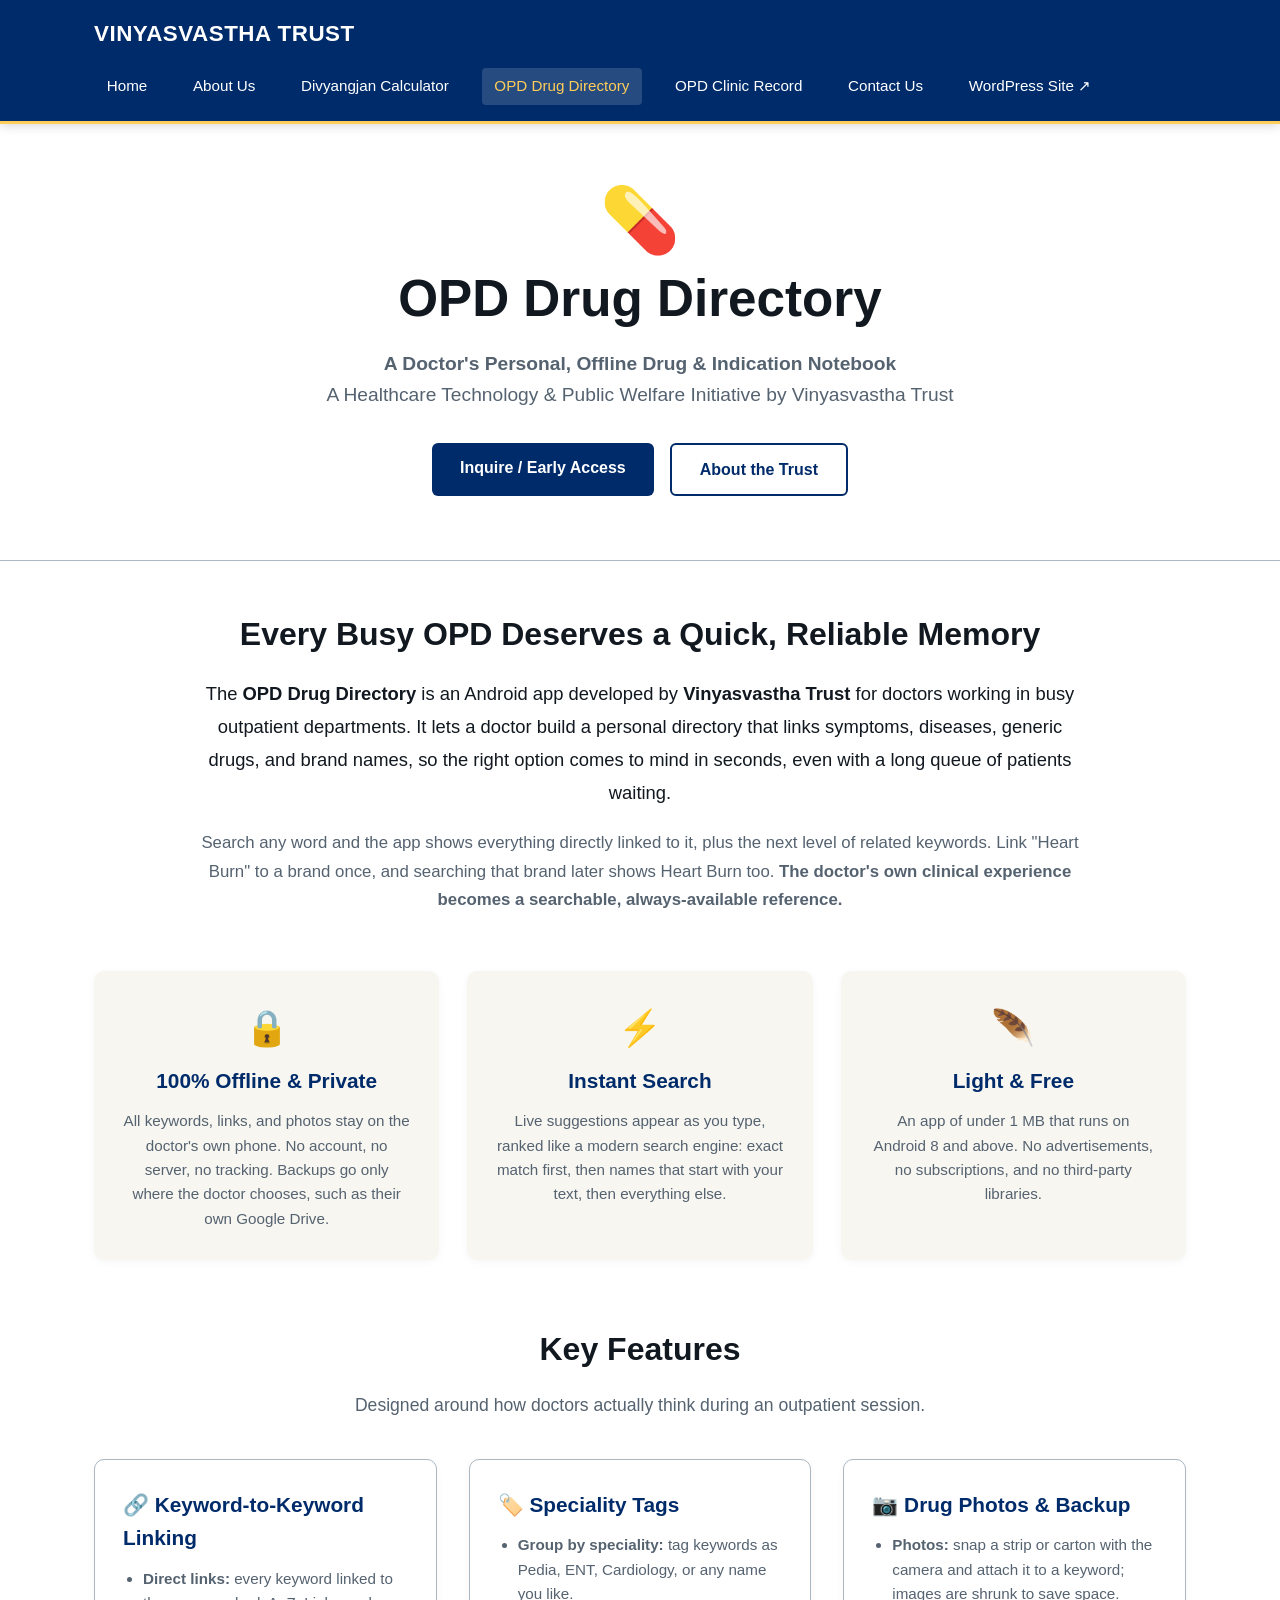
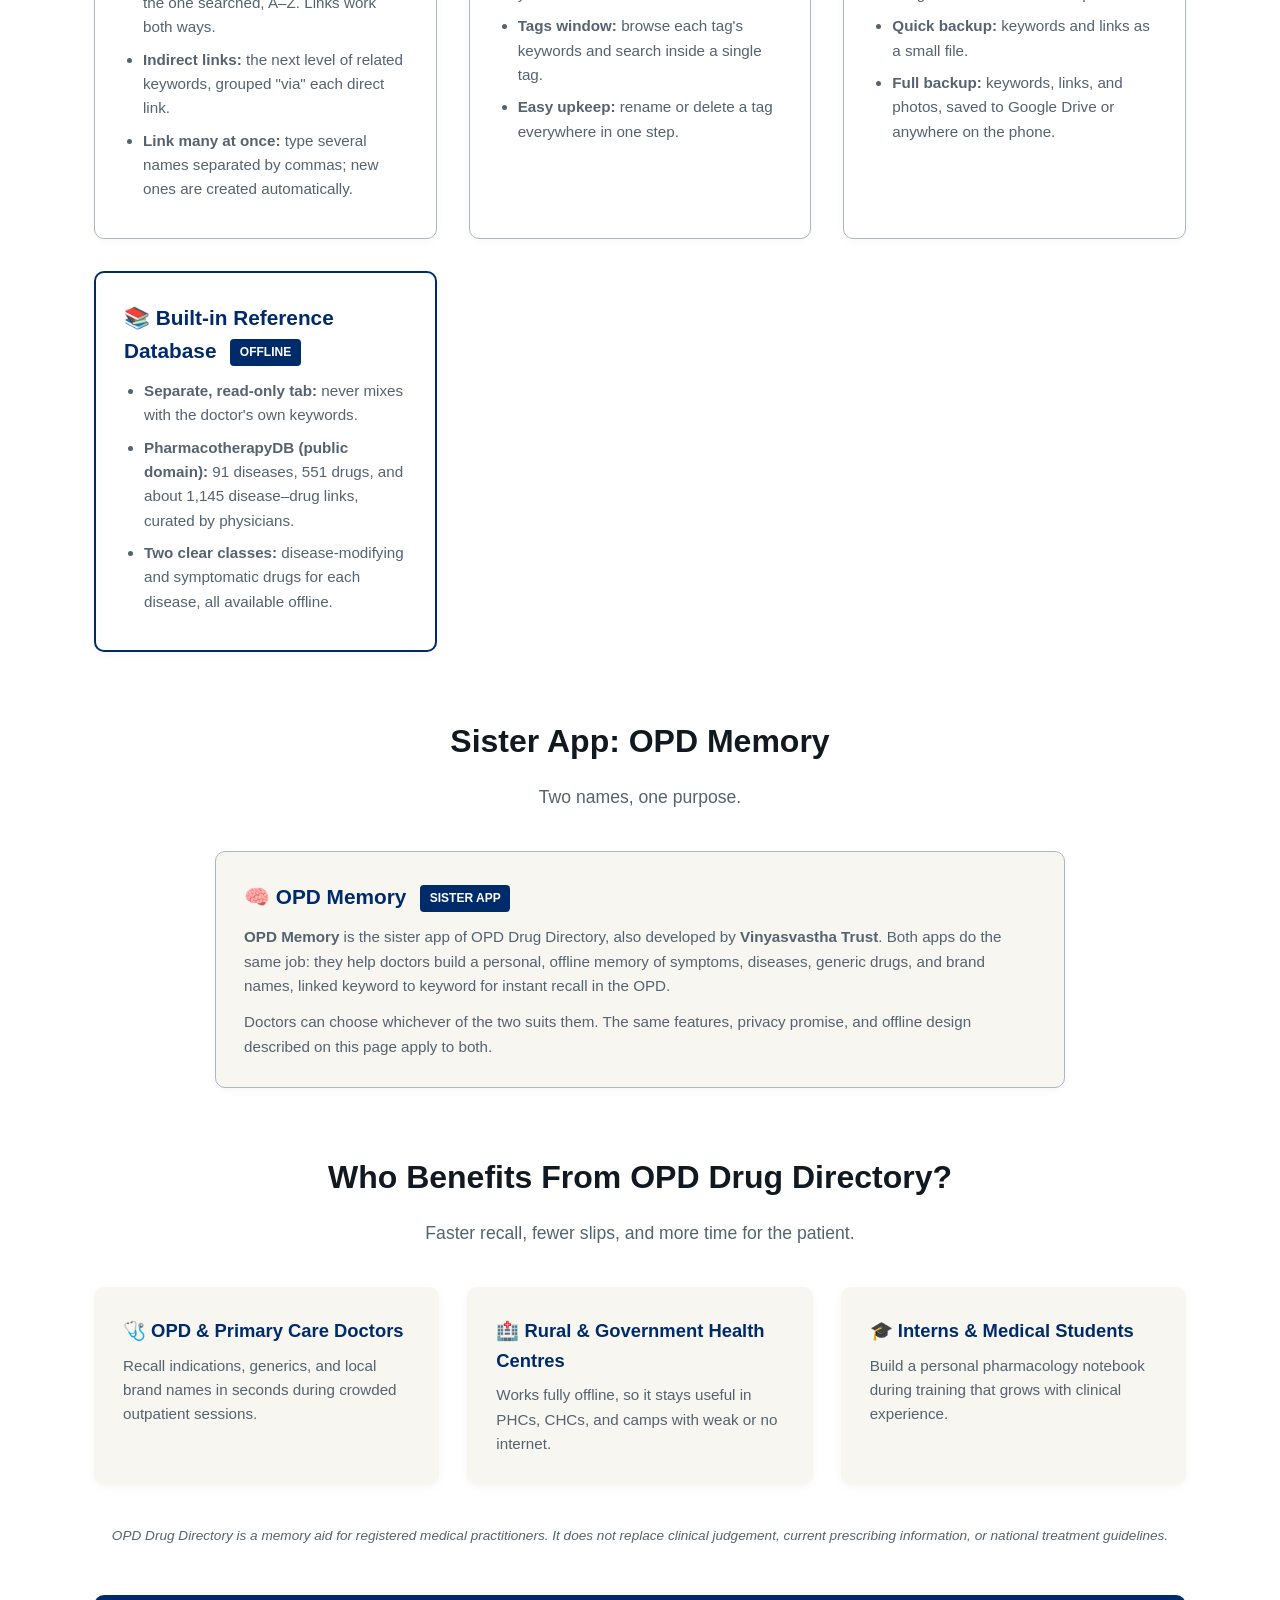
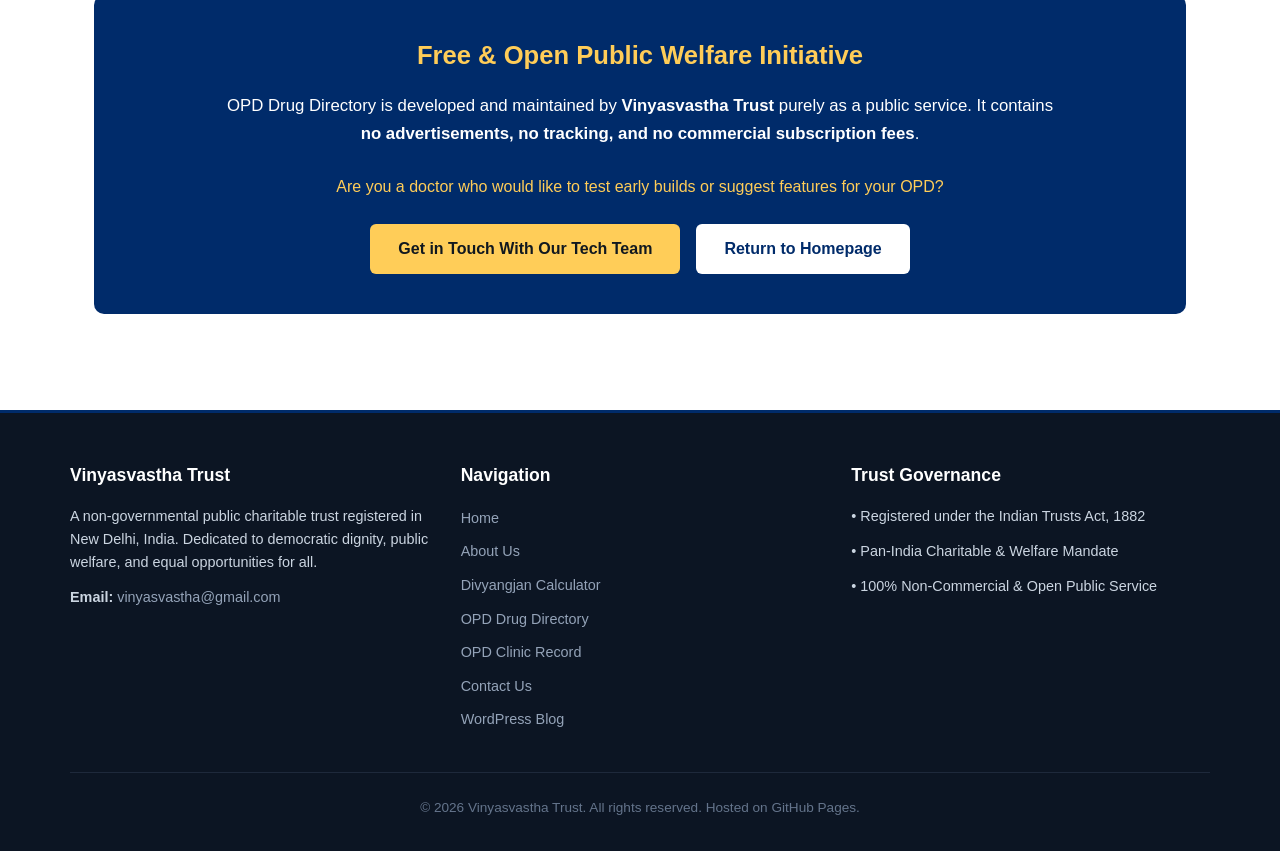
<file: opd-drug-directory.html>
<!DOCTYPE html>
<html lang="en">
<head>
  <meta charset="UTF-8">
  <meta name="viewport" content="width=device-width, initial-scale=1.0">
  <title>OPD Drug Directory | Vinyasvastha Trust</title>
  <meta name="description" content="OPD Drug Directory - a free, 100% offline Android app by Vinyasvastha Trust that helps OPD doctors link symptoms, diseases, generics and brand names for instant recall.">
  <link rel="stylesheet" href="style.css">
  <link rel="icon" href="https://vinyasvastha.wordpress.com/wp-content/uploads/2026/10/divyangjan-logo.png" type="image/png">
</head>
<body>

  <!-- Top Navigation Header -->
  <header class="site-header">
    <div class="header-container">
      <div class="site-logo">
        <a href="index.html">Vinyasvastha Trust</a>
      </div>
      <nav class="site-nav">
        <a href="index.html">Home</a>
        <a href="about.html">About Us</a>
        <a href="divyangjan-calculator.html">Divyangjan Calculator</a>
        <a href="opd-drug-directory.html" class="active">OPD Drug Directory</a>
        <a href="opd-clinic-record.html">OPD Clinic Record</a>
        <a href="contact.html">Contact Us</a>
        <a href="https://vinyasvastha.wordpress.com" target="_blank" rel="noopener">WordPress Site ↗</a>
      </nav>
    </div>
  </header>

  <!-- Hero Section -->
  <section class="hero">
    <div class="hero-container">
      <div style="font-size: 4rem; line-height: 1; margin-bottom: 1rem;">💊</div>
      <h1>OPD Drug Directory</h1>
      <p>
        <strong>A Doctor's Personal, Offline Drug &amp; Indication Notebook</strong><br>
        A Healthcare Technology &amp; Public Welfare Initiative by Vinyasvastha Trust
      </p>
      <div class="btn-group">
        <a href="contact.html#message" class="btn btn-primary">Inquire / Early Access</a>
        <a href="about.html" class="btn btn-outline">About the Trust</a>
      </div>
    </div>
  </section>

  <!-- Main Content -->
  <main class="container">

    <!-- Mission Overview -->
    <section style="text-align: center; max-width: 900px; margin: 0 auto 3.5rem auto;">
      <h2 class="section-title">Every Busy OPD Deserves a Quick, Reliable Memory</h2>
      <p style="font-size: 1.15rem; line-height: 1.8; margin-bottom: 1.25rem; color: var(--color-text-contrast);">
        The <strong>OPD Drug Directory</strong> is an Android app developed by <strong>Vinyasvastha Trust</strong> for doctors working in busy outpatient departments. It lets a doctor build a personal directory that links symptoms, diseases, generic drugs, and brand names, so the right option comes to mind in seconds, even with a long queue of patients waiting.
      </p>
      <p style="font-size: 1.05rem; line-height: 1.7; color: var(--color-text-muted);">
        Search any word and the app shows everything directly linked to it, plus the next level of related keywords. Link "Heart Burn" to a brand once, and searching that brand later shows Heart Burn too. <strong>The doctor's own clinical experience becomes a searchable, always-available reference.</strong>
      </p>
    </section>

    <!-- Key Highlight Pillars -->
    <div class="grid-3" style="margin-bottom: 4rem;">
      <div class="card card-soft" style="text-align: center;">
        <div style="font-size: 2.2rem; margin-bottom: 0.5rem;">🔒</div>
        <h3>100% Offline &amp; Private</h3>
        <p>All keywords, links, and photos stay on the doctor's own phone. No account, no server, no tracking. Backups go only where the doctor chooses, such as their own Google Drive.</p>
      </div>

      <div class="card card-soft" style="text-align: center;">
        <div style="font-size: 2.2rem; margin-bottom: 0.5rem;">⚡</div>
        <h3>Instant Search</h3>
        <p>Live suggestions appear as you type, ranked like a modern search engine: exact match first, then names that start with your text, then everything else.</p>
      </div>

      <div class="card card-soft" style="text-align: center;">
        <div style="font-size: 2.2rem; margin-bottom: 0.5rem;">🪶</div>
        <h3>Light &amp; Free</h3>
        <p>An app of under 1 MB that runs on Android 8 and above. No advertisements, no subscriptions, and no third-party libraries.</p>
      </div>
    </div>

    <!-- Features Grid -->
    <section style="margin-bottom: 4rem;">
      <h2 class="section-title">Key Features</h2>
      <p class="section-subtitle">Designed around how doctors actually think during an outpatient session.</p>

      <div class="grid-2">
        <div class="card">
          <h3>🔗 Keyword-to-Keyword Linking</h3>
          <ul>
            <li><strong>Direct links:</strong> every keyword linked to the one searched, A–Z. Links work both ways.</li>
            <li><strong>Indirect links:</strong> the next level of related keywords, grouped "via" each direct link.</li>
            <li><strong>Link many at once:</strong> type several names separated by commas; new ones are created automatically.</li>
          </ul>
        </div>

        <div class="card">
          <h3>🏷️ Speciality Tags</h3>
          <ul>
            <li><strong>Group by speciality:</strong> tag keywords as Pedia, ENT, Cardiology, or any name you like.</li>
            <li><strong>Tags window:</strong> browse each tag's keywords and search inside a single tag.</li>
            <li><strong>Easy upkeep:</strong> rename or delete a tag everywhere in one step.</li>
          </ul>
        </div>

        <div class="card">
          <h3>📷 Drug Photos &amp; Backup</h3>
          <ul>
            <li><strong>Photos:</strong> snap a strip or carton with the camera and attach it to a keyword; images are shrunk to save space.</li>
            <li><strong>Quick backup:</strong> keywords and links as a small file.</li>
            <li><strong>Full backup:</strong> keywords, links, and photos, saved to Google Drive or anywhere on the phone.</li>
          </ul>
        </div>

        <div class="card" style="border: 2px solid var(--color-primary);">
          <h3>📚 Built-in Reference Database <span class="badge">Offline</span></h3>
          <ul>
            <li><strong>Separate, read-only tab:</strong> never mixes with the doctor's own keywords.</li>
            <li><strong>PharmacotherapyDB (public domain):</strong> 91 diseases, 551 drugs, and about 1,145 disease–drug links, curated by physicians.</li>
            <li><strong>Two clear classes:</strong> disease-modifying and symptomatic drugs for each disease, all available offline.</li>
          </ul>
        </div>
      </div>
    </section>

    <!-- Sister App -->
    <section style="margin-bottom: 4rem;">
      <h2 class="section-title">Sister App: OPD Memory</h2>
      <p class="section-subtitle">Two names, one purpose.</p>
      <div class="card card-soft" style="max-width: 850px; margin: 0 auto; border: 1px solid var(--color-border);">
        <h3>🧠 OPD Memory <span class="badge">Sister App</span></h3>
        <p><strong>OPD Memory</strong> is the sister app of OPD Drug Directory, also developed by <strong>Vinyasvastha Trust</strong>. Both apps do the same job: they help doctors build a personal, offline memory of symptoms, diseases, generic drugs, and brand names, linked keyword to keyword for instant recall in the OPD.</p>
        <p style="margin-top: 0.75rem;">Doctors can choose whichever of the two suits them. The same features, privacy promise, and offline design described on this page apply to both.</p>
      </div>
    </section>

    <!-- Who Benefits -->
    <section style="margin-bottom: 2rem;">
      <h2 class="section-title">Who Benefits From OPD Drug Directory?</h2>
      <p class="section-subtitle">Faster recall, fewer slips, and more time for the patient.</p>

      <div class="grid-3">
        <div class="card card-soft">
          <h4 style="font-size: 1.15rem; color: var(--color-primary); margin-bottom: 0.5rem;">🩺 OPD &amp; Primary Care Doctors</h4>
          <p>Recall indications, generics, and local brand names in seconds during crowded outpatient sessions.</p>
        </div>

        <div class="card card-soft">
          <h4 style="font-size: 1.15rem; color: var(--color-primary); margin-bottom: 0.5rem;">🏥 Rural &amp; Government Health Centres</h4>
          <p>Works fully offline, so it stays useful in PHCs, CHCs, and camps with weak or no internet.</p>
        </div>

        <div class="card card-soft">
          <h4 style="font-size: 1.15rem; color: var(--color-primary); margin-bottom: 0.5rem;">🎓 Interns &amp; Medical Students</h4>
          <p>Build a personal pharmacology notebook during training that grows with clinical experience.</p>
        </div>
      </div>
      <p style="text-align: center; font-size: 0.85rem; color: var(--color-text-muted); font-style: italic;">OPD Drug Directory is a memory aid for registered medical practitioners. It does not replace clinical judgement, current prescribing information, or national treatment guidelines.</p>
    </section>

    <!-- Free & Open Banner -->
    <div class="banner-navy">
      <h3>Free &amp; Open Public Welfare Initiative</h3>
      <p>
        OPD Drug Directory is developed and maintained by <strong>Vinyasvastha Trust</strong> purely as a public service. It contains <strong>no advertisements, no tracking, and no commercial subscription fees</strong>.
      </p>
      <p style="font-size: 1rem; color: var(--color-accent-gold); margin-bottom: 1.5rem;">
        Are you a doctor who would like to test early builds or suggest features for your OPD?
      </p>
      <div class="btn-group">
        <a href="contact.html#message" class="btn btn-accent">Get in Touch With Our Tech Team</a>
        <a href="index.html" class="btn btn-primary" style="background:#ffffff; color:var(--color-primary);">Return to Homepage</a>
      </div>
    </div>

  </main>

  <!-- Site Footer -->
  <footer class="site-footer">
    <div class="footer-container">
      <div class="footer-col">
        <h4>Vinyasvastha Trust</h4>
        <p>A non-governmental public charitable trust registered in New Delhi, India. Dedicated to democratic dignity, public welfare, and equal opportunities for all.</p>
        <p><strong>Email:</strong> <a href="mailto:vinyasvastha@gmail.com">vinyasvastha@gmail.com</a></p>
      </div>
      <div class="footer-col">
        <h4>Navigation</h4>
        <ul>
          <li><a href="index.html">Home</a></li>
          <li><a href="about.html">About Us</a></li>
          <li><a href="divyangjan-calculator.html">Divyangjan Calculator</a></li>
          <li><a href="opd-drug-directory.html">OPD Drug Directory</a></li>
          <li><a href="opd-clinic-record.html">OPD Clinic Record</a></li>
          <li><a href="contact.html">Contact Us</a></li>
          <li><a href="https://vinyasvastha.wordpress.com" target="_blank" rel="noopener">WordPress Blog</a></li>
        </ul>
      </div>
      <div class="footer-col">
        <h4>Trust Governance</h4>
        <p>• Registered under the Indian Trusts Act, 1882</p>
        <p>• Pan-India Charitable &amp; Welfare Mandate</p>
        <p>• 100% Non-Commercial &amp; Open Public Service</p>
      </div>
    </div>
    <div class="footer-bottom">
      <p>&copy; 2026 Vinyasvastha Trust. All rights reserved. Hosted on GitHub Pages.</p>
    </div>
  </footer>

</body>
</html>
</file>
<file: style.css>
/* Vinyasvastha Trust - Unified Theme Stylesheet */
:root {
  --color-primary: #002B6A;
  --color-primary-hover: #001f4d;
  --color-accent-blue: #007FE6;
  --color-accent-gold: #ffcd58;
  --color-bg-base: #ffffff;
  --color-bg-soft: #F7F6F1;
  --color-text-contrast: #11181F;
  --color-text-muted: #556270;
  --color-border: #abb8c3;
  --color-border-light: #e2e8f0;
  --font-main: -apple-system, BlinkMacSystemFont, "Segoe UI", Roboto, "Helvetica Neue", Arial, sans-serif;
  --max-width: 1140px;
}

* {
  box-sizing: border-box;
  margin: 0;
  padding: 0;
}

body {
  font-family: var(--font-main);
  color: var(--color-text-contrast);
  background-color: var(--color-bg-base);
  line-height: 1.6;
  font-size: 16px;
}

a {
  color: var(--color-primary);
  text-decoration: none;
  transition: color 0.2s ease;
}

a:hover {
  color: var(--color-accent-blue);
}

/* Header & Navigation */
.site-header {
  background-color: var(--color-primary);
  color: #ffffff;
  border-bottom: 3px solid var(--color-accent-gold);
  position: sticky;
  top: 0;
  z-index: 1000;
  box-shadow: 0 2px 10px rgba(0, 0, 0, 0.15);
}

.header-container {
  max-width: var(--max-width);
  margin: 0 auto;
  padding: 1rem 1.5rem;
  display: flex;
  justify-content: space-between;
  align-items: center;
  flex-wrap: wrap;
  gap: 1rem;
}

.site-logo a {
  color: #ffffff;
  font-size: 1.4rem;
  font-weight: 700;
  letter-spacing: 0.5px;
  text-transform: uppercase;
}

.site-nav {
  display: flex;
  gap: 1.25rem;
  align-items: center;
}

.site-nav a {
  color: #ffffff;
  font-weight: 500;
  font-size: 0.95rem;
  padding: 0.4rem 0.8rem;
  border-radius: 4px;
  transition: background 0.2s ease, color 0.2s ease;
}

.site-nav a:hover,
.site-nav a.active {
  background-color: rgba(255, 255, 255, 0.15);
  color: var(--color-accent-gold);
}

/* Hero Section */
.hero {
  background-color: var(--color-bg-base);
  border-bottom: 1px solid var(--color-border);
  padding: 4rem 1.5rem;
  text-align: center;
}

.hero-container {
  max-width: 900px;
  margin: 0 auto;
}

.hero h1 {
  font-size: clamp(2.2rem, 4.5vw, 3.2rem);
  line-height: 1.2;
  color: var(--color-text-contrast);
  margin-bottom: 1.25rem;
  font-weight: 800;
}

.hero p {
  font-size: 1.2rem;
  color: var(--color-text-muted);
  margin-bottom: 2rem;
}

.hero-logo {
  width: 120px;
  height: auto;
  border-radius: 16px;
  box-shadow: 0 6px 18px rgba(0, 0, 0, 0.12);
  margin-bottom: 1.5rem;
}

/* Buttons */
.btn-group {
  display: flex;
  justify-content: center;
  gap: 1rem;
  flex-wrap: wrap;
}

.btn {
  display: inline-block;
  padding: 0.75rem 1.75rem;
  font-size: 1rem;
  font-weight: 600;
  border-radius: 6px;
  cursor: pointer;
  text-align: center;
  transition: all 0.2s ease;
  border: none;
}

.btn-primary {
  background-color: var(--color-primary);
  color: #ffffff;
}

.btn-primary:hover {
  background-color: var(--color-primary-hover);
  color: #ffffff;
}

.btn-accent {
  background-color: var(--color-accent-gold);
  color: var(--color-text-contrast);
}

.btn-accent:hover {
  background-color: #f0be42;
  color: var(--color-text-contrast);
}

.btn-outline {
  background-color: transparent;
  color: var(--color-primary);
  border: 2px solid var(--color-primary);
}

.btn-outline:hover {
  background-color: var(--color-primary);
  color: #ffffff;
}

/* Content Container */
.container {
  max-width: var(--max-width);
  margin: 0 auto;
  padding: 3rem 1.5rem;
}

.section-title {
  text-align: center;
  font-size: 2rem;
  font-weight: 700;
  margin-bottom: 1rem;
  color: var(--color-text-contrast);
}

.section-subtitle {
  text-align: center;
  font-size: 1.1rem;
  color: var(--color-text-muted);
  max-width: 800px;
  margin: 0 auto 2.5rem auto;
}

/* Grids & Cards */
.grid-2 {
  display: grid;
  grid-template-columns: repeat(auto-fit, minmax(320px, 1fr));
  gap: 2rem;
  margin-bottom: 2.5rem;
}

.grid-3 {
  display: grid;
  grid-template-columns: repeat(auto-fit, minmax(280px, 1fr));
  gap: 1.75rem;
  margin-bottom: 2.5rem;
}

.card {
  background-color: var(--color-bg-base);
  border: 1px solid var(--color-border);
  border-radius: 10px;
  padding: 1.75rem;
  box-shadow: 0 2px 8px rgba(0, 0, 0, 0.04);
}

.card-soft {
  background-color: var(--color-bg-soft);
  border: 1px solid transparent;
}

.card h3 {
  font-size: 1.3rem;
  margin-bottom: 0.75rem;
  color: var(--color-primary);
}

.card p {
  color: var(--color-text-muted);
  font-size: 0.95rem;
  line-height: 1.6;
}

.card ul {
  padding-left: 1.25rem;
  margin-top: 0.75rem;
  color: var(--color-text-muted);
  font-size: 0.95rem;
}

.card li {
  margin-bottom: 0.5rem;
}

/* Badge */
.badge {
  display: inline-block;
  background-color: var(--color-primary);
  color: #ffffff;
  font-size: 0.75rem;
  font-weight: 700;
  padding: 0.25rem 0.6rem;
  border-radius: 4px;
  vertical-align: middle;
  margin-left: 0.5rem;
  text-transform: uppercase;
}

/* Callout Banner */
.banner-navy {
  background-color: var(--color-primary);
  color: #ffffff;
  border-radius: 10px;
  padding: 2.5rem 2rem;
  text-align: center;
  margin: 3rem 0;
}

.banner-navy h3 {
  color: var(--color-accent-gold);
  font-size: 1.6rem;
  margin-bottom: 1rem;
}

.banner-navy p {
  font-size: 1.05rem;
  max-width: 850px;
  margin: 0 auto 1.5rem auto;
  line-height: 1.7;
}

/* Social Links */
.social-links {
  display: flex;
  gap: 1rem;
  align-items: center;
  margin: 1rem 0;
  flex-wrap: wrap;
}

.social-link {
  display: inline-flex;
  align-items: center;
  gap: 0.5rem;
  padding: 0.5rem 0.9rem;
  background-color: var(--color-bg-soft);
  border-radius: 6px;
  font-size: 0.9rem;
  font-weight: 600;
  color: var(--color-primary);
  border: 1px solid var(--color-border-light);
}

.social-link:hover {
  background-color: var(--color-primary);
  color: #ffffff;
}

/* Full-width Sections (Contact page) */
.section-soft {
  background-color: var(--color-bg-soft);
  padding: 3.5rem 1.5rem;
}

.section-soft > * {
  max-width: var(--max-width);
  margin-left: auto;
  margin-right: auto;
}

.banner-full {
  background-color: var(--color-primary);
  color: #ffffff;
  text-align: center;
  padding: 3rem 1.5rem;
}

.banner-full h2 {
  font-size: 1.8rem;
  margin-bottom: 0.75rem;
}

.banner-full p {
  max-width: 850px;
  margin: 0 auto;
  font-size: 1.05rem;
  line-height: 1.7;
}

/* Contact Form */
.contact-layout {
  display: grid;
  grid-template-columns: 1.4fr 1fr;
  gap: 2.5rem;
}

.contact-form {
  display: flex;
  flex-direction: column;
}

.contact-form label {
  font-weight: 600;
  font-size: 0.95rem;
  margin-bottom: 0.35rem;
}

.contact-form input,
.contact-form select,
.contact-form textarea {
  font: inherit;
  padding: 0.65rem 0.8rem;
  border: 1px solid var(--color-border);
  border-radius: 4px;
  margin-bottom: 1.1rem;
  background-color: var(--color-bg-base);
  color: var(--color-text-contrast);
}

.contact-form input:focus,
.contact-form select:focus,
.contact-form textarea:focus {
  outline: 2px solid var(--color-accent-blue);
  border-color: var(--color-accent-blue);
}

.contact-form .btn {
  align-self: flex-start;
  border-radius: 4px;
}

.contact-form .req {
  color: #c0392b;
}

.form-note {
  font-size: 0.85rem;
  color: var(--color-text-muted);
  margin-top: 0.75rem;
}

#message,
#get-involved {
  scroll-margin-top: 90px;
}

/* Footer */
.site-footer {
  background-color: #0c1523;
  color: #cbd5e1;
  padding: 3rem 1.5rem 2rem 1.5rem;
  border-top: 3px solid var(--color-primary);
}

.footer-container {
  max-width: var(--max-width);
  margin: 0 auto;
  display: grid;
  grid-template-columns: repeat(auto-fit, minmax(260px, 1fr));
  gap: 2rem;
  margin-bottom: 2rem;
}

.footer-col h4 {
  color: #ffffff;
  font-size: 1.1rem;
  margin-bottom: 1rem;
}

.footer-col p {
  font-size: 0.9rem;
  line-height: 1.6;
  margin-bottom: 0.75rem;
}

.footer-col ul {
  list-style: none;
}

.footer-col li {
  margin-bottom: 0.5rem;
}

.footer-col a {
  color: #94a3b8;
  font-size: 0.9rem;
}

.footer-col a:hover {
  color: var(--color-accent-gold);
}

.footer-bottom {
  max-width: var(--max-width);
  margin: 0 auto;
  padding-top: 1.5rem;
  border-top: 1px solid #1e293b;
  text-align: center;
  font-size: 0.85rem;
  color: #64748b;
}

/* Responsive adjustments */
@media (max-width: 768px) {
  .header-container {
    flex-direction: column;
    text-align: center;
  }
  .site-nav {
    justify-content: center;
    flex-wrap: wrap;
  }
  .hero {
    padding: 2.5rem 1rem;
  }
  .container {
    padding: 2rem 1rem;
  }
  .contact-layout {
    grid-template-columns: 1fr;
  }
  .section-soft {
    padding: 2.5rem 1rem;
  }
}
</file>
